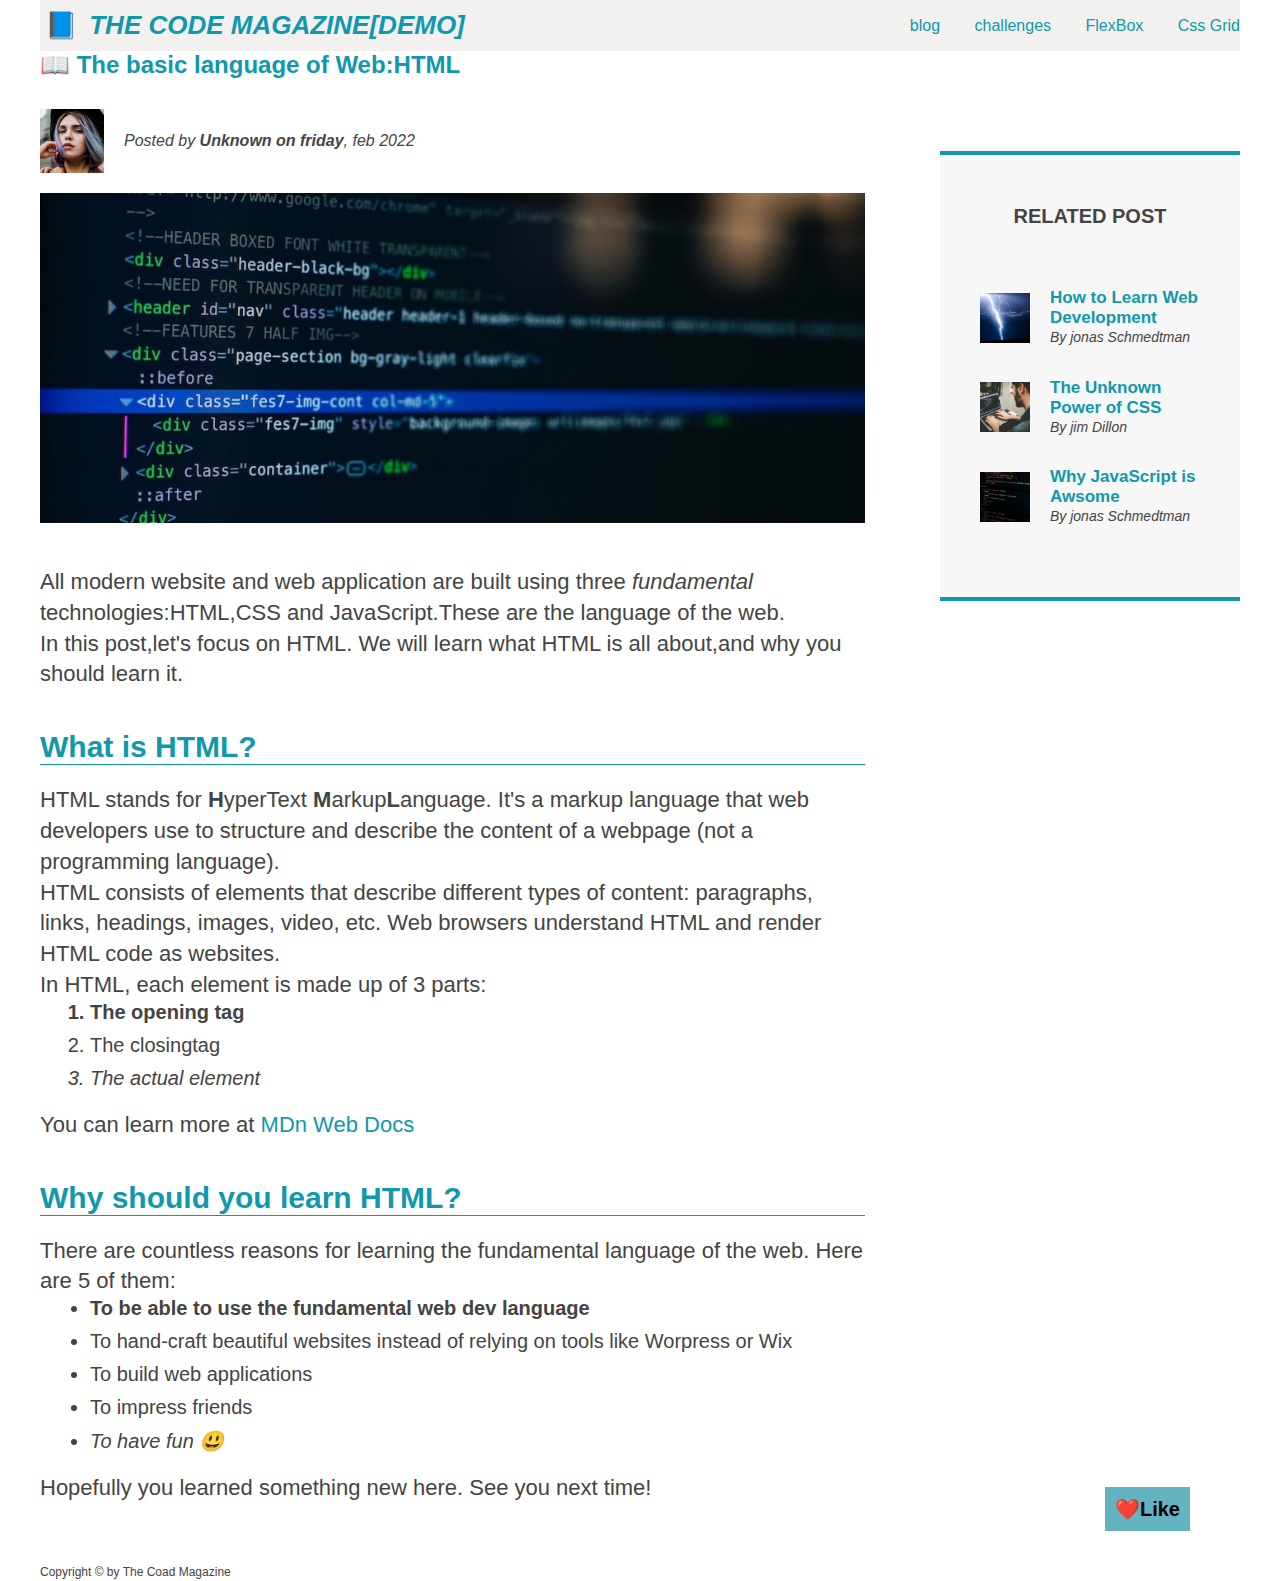
<file: HTML:CSS-Fundamentals/index.html>
<!DOCTYPE html>
<html lang="en">
  <head>
    <meta charset="UTF-8" />
    <meta http-equiv="X-UA-Compatible" content="IE=edge" />
    <meta name="viewport" content="width=device-width, initial-scale=1.0" />
    <link rel="stylesheet" href="style.css" />
    <title>The basic language of Web:HTML</title>
  </head>
  <body>
    <div class="container">
      <header class="top">
        <h1 class="main-heading">📘 The Code Magazine[DEMO]</h1>
        <nav class="nav">
          <a href="#">blog</a>
          <a href="#">challenges</a>
          <a href="flexbox.html">FlexBox</a>
          <a href="css-grid.html">Css Grid</a>
        </nav>
      </header>
      <!-- <div class="clear"></div> -->
      <!-- <div class="row"> -->
      <article>
        <header class="post-header">
          <h2>📖 The basic language of Web:HTML</h2>
          <div class="author-img">
            <img
              src="img/laura-jones.jpg"
              alt="Laura Jones"
              width="64"
              height="64"
            />
            <p id="author" class="author">
              Posted by <strong>Unknown on friday</strong>, feb 2022
            </p>
          </div>
          <img
            class="post-image"
            src="img/post-img.jpg"
            alt="HTML code on a screen"
            width="480"
            height="200"
          /><br />
        </header>
        <p>
          All modern website and web application are built using three
          <em>fundamental</em>
          technologies:HTML,CSS and JavaScript.These are the language of the
          web.
        </p>
        <p>
          In this post,let's focus on HTML. We will learn what HTML is all
          about,and why you should learn it.
        </p>

        <h3 class="underline">What is HTML?</h3>
        <p>
          HTML stands for <strong>H</strong>yperText
          <strong>M</strong>arkup<strong>L</strong>anguage. It's a markup
          language that web developers use to structure and describe the content
          of a webpage (not a programming language).
        </p>
        <p>
          HTML consists of elements that describe different types of content:
          paragraphs, links, headings, images, video, etc. Web browsers
          understand HTML and render HTML code as websites.
        </p>
        <p>In HTML, each element is made up of 3 parts:</p>
        <ol>
          <li>The opening tag</li>
          <li>The closingtag</li>
          <li>The actual element</li>
        </ol>
        <p>
          You can learn more at
          <a href="#" target="_blank">MDn Web Docs </a>
        </p>

        <h3 class="underline">Why should you learn HTML?</h3>
        <p>
          There are countless reasons for learning the fundamental language of
          the web. Here are 5 of them:
        </p>
        <ul>
          <li>To be able to use the fundamental web dev language</li>
          <li>
            To hand-craft beautiful websites instead of relying on tools like
            Worpress or Wix
          </li>
          <li>To build web applications</li>
          <li>To impress friends</li>
          <li>To have fun 😃</li>
        </ul>
        <p>Hopefully you learned something new here. See you next time!</p>
      </article>
      <aside>
        <h4>Related Post</h4>
        <ul class="related">
          <li class="related-post">
            <img
              src="img/related-2.jpg"
              alt="The unknown power of css"
              width="50"
              height="50"
            />
            <div>
              <a
                href="https://web.dev/learn/?gclid=Cj0KCQiAjJOQBhCkARIsAEKMtO0Uzg5mnZcQ8bSx3qxa5-OdeiTEBnKK2V-u9lKCC6jkV2AsSuI_8PgaAkgUEALw_wcB"
                class="related-link"
                target="_blank"
                >How to Learn Web Development</a
              >
              <p class="related-author">By jonas Schmedtman</p>
            </div>
          </li>
          <li class="related-post">
            <img
              src="img/related-1.jpg"
              alt="how to learn web developmert"
              width="50"
              height="50"
            />
            <div>
              <a
                href="https://www.w3schools.com/css/"
                target="_blank"
                class="related-link"
                >The Unknown Power of CSS</a
              >

              <p class="related-author">By jim Dillon</p>
            </div>
          </li>
          <li class="related-post">
            <img
              src="img/related-3.jpg"
              alt="Why JavaScript is so important"
              width="50"
              height="50"
            />
            <div>
              <a
                href="https://www.w3schools.com/js/"
                target="_blank"
                class="related-link"
                >Why JavaScript is Awsome</a
              >

              <p class="related-author">By jonas Schmedtman</p>
            </div>
          </li>
        </ul>
      </aside>
      <!-- </div> -->
      <footer>
        <p id="copyright">Copyright &copy; by The Coad Magazine</p>
      </footer>
      <button class="like">❤️Like</button>
    </div>
  </body>
</html>
</file>
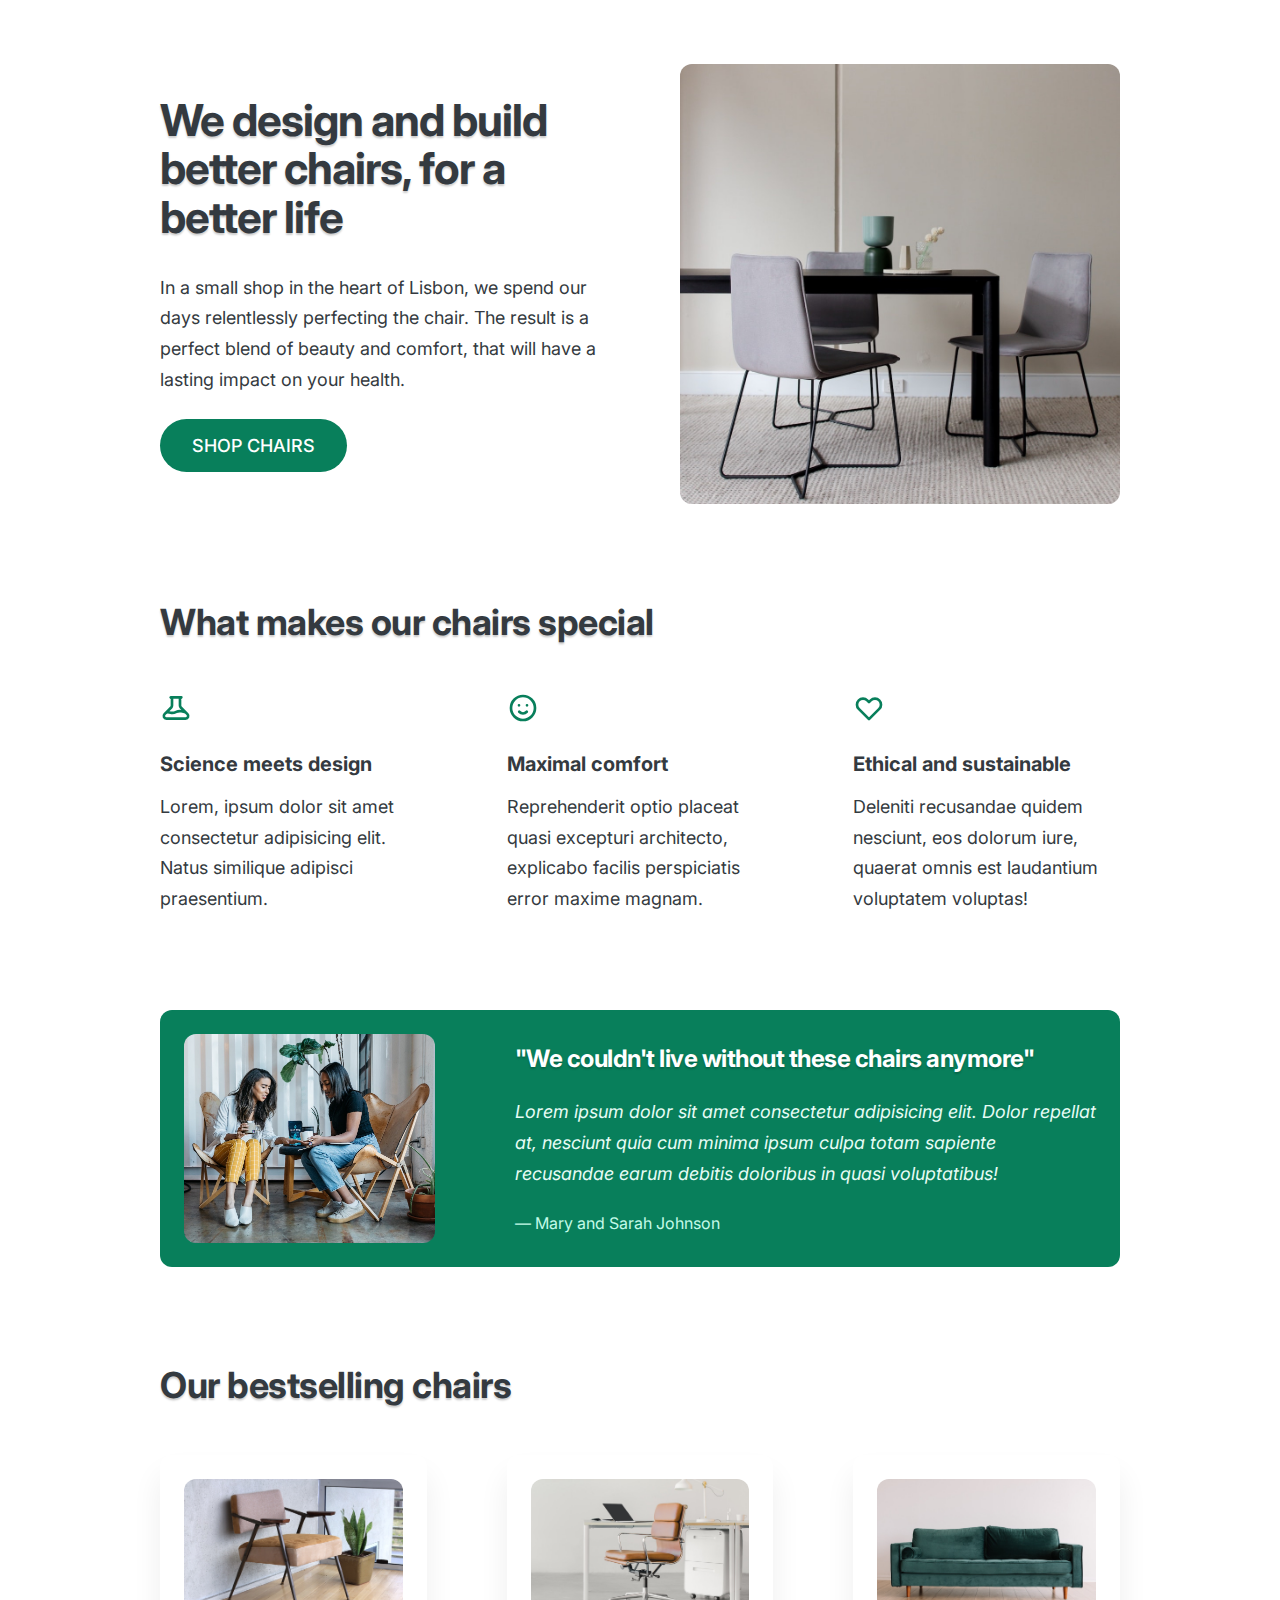
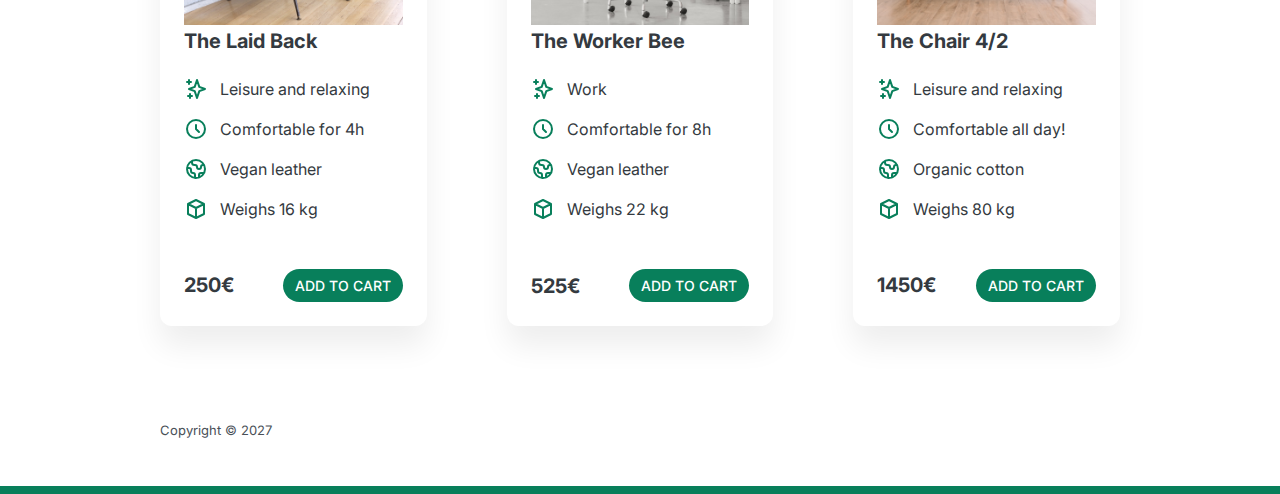
<file: HTML:CSS-Fundamentals/Design/index.html>
<!DOCTYPE html>
<html lang="en">
  <head>
    <meta charset="UTF-8" />
    <meta http-equiv="X-UA-Compatible" content="IE=edge" />
    <meta name="viewport" content="width=device-width, initial-scale=1.0" />
    <link rel="preconnect" href="https://fonts.googleapis.com" />
    <link rel="preconnect" href="https://fonts.gstatic.com" crossorigin />
    <link
      href="https://fonts.googleapis.com/css2?family=Inter:wght@400;500;700&display=swap"
      rel="stylesheet"
    />
    <link rel="stylesheet" href="style.css" />
    <title>Lisbon Chair Shop</title>
  </head>
  <body>
    <div class="container">
      <header>
        <div class="header-text-box">
          <h1>We design and build better chairs, for a better life</h1>
          <p class="header-text">
            In a small shop in the heart of Lisbon, we spend our days
            relentlessly perfecting the chair. The result is a perfect blend of
            beauty and comfort, that will have a lasting impact on your health.
          </p>
          <a class="btn btn--big" href="#">Shop chairs</a>
        </div>
        <img src="hero.jpg" alt="Photo" />
      </header>

      <section>
        <h2>What makes our chairs special</h2>
        <div class="grid-3-cols">
          <div>
            <svg
              xmlns="http://www.w3.org/2000/svg"
              class="features-icon"
              fill="none"
              viewBox="0 0 24 24"
              stroke="currentColor"
            >
              <path
                stroke-linecap="round"
                stroke-linejoin="round"
                stroke-width="2"
                d="M19.428 15.428a2 2 0 00-1.022-.547l-2.387-.477a6 6 0 00-3.86.517l-.318.158a6 6 0 01-3.86.517L6.05 15.21a2 2 0 00-1.806.547M8 4h8l-1 1v5.172a2 2 0 00.586 1.414l5 5c1.26 1.26.367 3.414-1.415 3.414H4.828c-1.782 0-2.674-2.154-1.414-3.414l5-5A2 2 0 009 10.172V5L8 4z"
              />
            </svg>
            <p class="features-title"><strong>Science meets design</strong></p>
            <p class="features-text">
              Lorem, ipsum dolor sit amet consectetur adipisicing elit. Natus
              similique adipisci praesentium.
            </p>
          </div>

          <div>
            <svg
              xmlns="http://www.w3.org/2000/svg"
              class="features-icon"
              fill="none"
              viewBox="0 0 24 24"
              stroke="currentColor"
            >
              <path
                stroke-linecap="round"
                stroke-linejoin="round"
                stroke-width="2"
                d="M14.828 14.828a4 4 0 01-5.656 0M9 10h.01M15 10h.01M21 12a9 9 0 11-18 0 9 9 0 0118 0z"
              />
            </svg>
            <p class="features-title">
              <strong>Maximal comfort</strong>
            </p>
            <p class="features-text">
              Reprehenderit optio placeat quasi excepturi architecto, explicabo
              facilis perspiciatis error maxime magnam.
            </p>
          </div>

          <div>
            <svg
              xmlns="http://www.w3.org/2000/svg"
              class="features-icon"
              fill="none"
              viewBox="0 0 24 24"
              stroke="currentColor"
            >
              <path
                stroke-linecap="round"
                stroke-linejoin="round"
                stroke-width="2"
                d="M4.318 6.318a4.5 4.5 0 000 6.364L12 20.364l7.682-7.682a4.5 4.5 0 00-6.364-6.364L12 7.636l-1.318-1.318a4.5 4.5 0 00-6.364 0z"
              />
            </svg>
            <p class="features-title">
              <strong>Ethical and sustainable</strong>
            </p>
            <p class="features-text">
              Deleniti recusandae quidem nesciunt, eos dolorum iure, quaerat
              omnis est laudantium voluptatem voluptas!
            </p>
          </div>
        </div>
      </section>

      <section class="testimonial-section">
        <div class="grid-3-cols">
          <img src="customers.jpg" alt="People sitting on chairs" />
          <div class="testimonial-box">
            <h2>"We couldn't live without these chairs anymore"</h2>
            <blockquote class="testimonial-text">
              Lorem ipsum dolor sit amet consectetur adipisicing elit. Dolor
              repellat at, nesciunt quia cum minima ipsum culpa totam sapiente
              recusandae earum debitis doloribus in quasi voluptatibus!
            </blockquote>
            <p class="testimonial-author">&mdash; Mary and Sarah Johnson</p>
          </div>
        </div>
      </section>

      <section>
        <h2>Our bestselling chairs</h2>
        <div class="grid-3-cols">
          <figure class="chair">
            <img src="chair-1.jpg" alt="Chair" />
            <div class="chair-box">
              <h3>The Laid Back</h3>
              <ul class="chair-details">
                <li>
                  <svg
                    xmlns="http://www.w3.org/2000/svg"
                    class="chair-icon"
                    fill="none"
                    viewBox="0 0 24 24"
                    stroke="currentColor"
                  >
                    <path
                      stroke-linecap="round"
                      stroke-linejoin="round"
                      stroke-width="2"
                      d="M5 3v4M3 5h4M6 17v4m-2-2h4m5-16l2.286 6.857L21 12l-5.714 2.143L13 21l-2.286-6.857L5 12l5.714-2.143L13 3z"
                    />
                  </svg>
                  <!-- Span is a generic INLINE text element, it doesn't have any meaning. It's like a div element, but inline -->
                  <span>Leisure and relaxing</span>
                </li>
                <li>
                  <svg
                    xmlns="http://www.w3.org/2000/svg"
                    class="chair-icon"
                    fill="none"
                    viewBox="0 0 24 24"
                    stroke="currentColor"
                  >
                    <path
                      stroke-linecap="round"
                      stroke-linejoin="round"
                      stroke-width="2"
                      d="M12 8v4l3 3m6-3a9 9 0 11-18 0 9 9 0 0118 0z"
                    />
                  </svg>
                  <span>Comfortable for 4h</span>
                </li>
                <li>
                  <svg
                    xmlns="http://www.w3.org/2000/svg"
                    class="chair-icon"
                    fill="none"
                    viewBox="0 0 24 24"
                    stroke="currentColor"
                  >
                    <path
                      stroke-linecap="round"
                      stroke-linejoin="round"
                      stroke-width="2"
                      d="M3.055 11H5a2 2 0 012 2v1a2 2 0 002 2 2 2 0 012 2v2.945M8 3.935V5.5A2.5 2.5 0 0010.5 8h.5a2 2 0 012 2 2 2 0 104 0 2 2 0 012-2h1.064M15 20.488V18a2 2 0 012-2h3.064M21 12a9 9 0 11-18 0 9 9 0 0118 0z"
                    />
                  </svg>
                  <span>Vegan leather</span>
                </li>
                <li>
                  <svg
                    xmlns="http://www.w3.org/2000/svg"
                    class="chair-icon"
                    fill="none"
                    viewBox="0 0 24 24"
                    stroke="currentColor"
                  >
                    <path
                      stroke-linecap="round"
                      stroke-linejoin="round"
                      stroke-width="2"
                      d="M20 7l-8-4-8 4m16 0l-8 4m8-4v10l-8 4m0-10L4 7m8 4v10M4 7v10l8 4"
                    />
                  </svg>
                  <span>Weighs 16 kg</span>
                </li>
              </ul>
              <div class="chair-price">
                <strong>250€</strong>
                <a href="#" class="btn btn--small">Add to cart</a>
              </div>
            </div>
          </figure>

          <figure class="chair">
            <img src="chair-2.jpg" alt="Chair" />
            <div class="chair-box">
              <h3>The Worker Bee</h3>
              <ul class="chair-details">
                <li>
                  <svg
                    xmlns="http://www.w3.org/2000/svg"
                    class="chair-icon"
                    fill="none"
                    viewBox="0 0 24 24"
                    stroke="currentColor"
                  >
                    <path
                      stroke-linecap="round"
                      stroke-linejoin="round"
                      stroke-width="2"
                      d="M5 3v4M3 5h4M6 17v4m-2-2h4m5-16l2.286 6.857L21 12l-5.714 2.143L13 21l-2.286-6.857L5 12l5.714-2.143L13 3z"
                    />
                  </svg>
                  <span>Work</span>
                </li>
                <li>
                  <svg
                    xmlns="http://www.w3.org/2000/svg"
                    class="chair-icon"
                    fill="none"
                    viewBox="0 0 24 24"
                    stroke="currentColor"
                  >
                    <path
                      stroke-linecap="round"
                      stroke-linejoin="round"
                      stroke-width="2"
                      d="M12 8v4l3 3m6-3a9 9 0 11-18 0 9 9 0 0118 0z"
                    />
                  </svg>
                  <span>Comfortable for 8h</span>
                </li>
                <li>
                  <svg
                    xmlns="http://www.w3.org/2000/svg"
                    class="chair-icon"
                    fill="none"
                    viewBox="0 0 24 24"
                    stroke="currentColor"
                  >
                    <path
                      stroke-linecap="round"
                      stroke-linejoin="round"
                      stroke-width="2"
                      d="M3.055 11H5a2 2 0 012 2v1a2 2 0 002 2 2 2 0 012 2v2.945M8 3.935V5.5A2.5 2.5 0 0010.5 8h.5a2 2 0 012 2 2 2 0 104 0 2 2 0 012-2h1.064M15 20.488V18a2 2 0 012-2h3.064M21 12a9 9 0 11-18 0 9 9 0 0118 0z"
                    />
                  </svg>
                  <span>Vegan leather</span>
                </li>
                <li>
                  <svg
                    xmlns="http://www.w3.org/2000/svg"
                    class="chair-icon"
                    fill="none"
                    viewBox="0 0 24 24"
                    stroke="currentColor"
                  >
                    <path
                      stroke-linecap="round"
                      stroke-linejoin="round"
                      stroke-width="2"
                      d="M20 7l-8-4-8 4m16 0l-8 4m8-4v10l-8 4m0-10L4 7m8 4v10M4 7v10l8 4"
                    />
                  </svg>
                  <span>Weighs 22 kg</span>
                </li>
              </ul>
              <div class="chair-price">
                <strong>525€</strong>
                <a href="#" class="btn btn--small">Add to cart</a>
              </div>
            </div>
          </figure>

          <figure class="chair">
            <img src="chair-3.jpg" alt="Chair" />
            <div class="chair-box">
              <h3>The Chair 4/2</h3>
              <ul class="chair-details">
                <li>
                  <svg
                    xmlns="http://www.w3.org/2000/svg"
                    class="chair-icon"
                    fill="none"
                    viewBox="0 0 24 24"
                    stroke="currentColor"
                  >
                    <path
                      stroke-linecap="round"
                      stroke-linejoin="round"
                      stroke-width="2"
                      d="M5 3v4M3 5h4M6 17v4m-2-2h4m5-16l2.286 6.857L21 12l-5.714 2.143L13 21l-2.286-6.857L5 12l5.714-2.143L13 3z"
                    />
                  </svg>
                  <span>Leisure and relaxing</span>
                </li>
                <li>
                  <svg
                    xmlns="http://www.w3.org/2000/svg"
                    class="chair-icon"
                    fill="none"
                    viewBox="0 0 24 24"
                    stroke="currentColor"
                  >
                    <path
                      stroke-linecap="round"
                      stroke-linejoin="round"
                      stroke-width="2"
                      d="M12 8v4l3 3m6-3a9 9 0 11-18 0 9 9 0 0118 0z"
                    />
                  </svg>
                  <span>Comfortable all day!</span>
                </li>
                <li>
                  <svg
                    xmlns="http://www.w3.org/2000/svg"
                    class="chair-icon"
                    fill="none"
                    viewBox="0 0 24 24"
                    stroke="currentColor"
                  >
                    <path
                      stroke-linecap="round"
                      stroke-linejoin="round"
                      stroke-width="2"
                      d="M3.055 11H5a2 2 0 012 2v1a2 2 0 002 2 2 2 0 012 2v2.945M8 3.935V5.5A2.5 2.5 0 0010.5 8h.5a2 2 0 012 2 2 2 0 104 0 2 2 0 012-2h1.064M15 20.488V18a2 2 0 012-2h3.064M21 12a9 9 0 11-18 0 9 9 0 0118 0z"
                    />
                  </svg>
                  <span>Organic cotton</span>
                </li>
                <li>
                  <svg
                    xmlns="http://www.w3.org/2000/svg"
                    class="chair-icon"
                    fill="none"
                    viewBox="0 0 24 24"
                    stroke="currentColor"
                  >
                    <path
                      stroke-linecap="round"
                      stroke-linejoin="round"
                      stroke-width="2"
                      d="M20 7l-8-4-8 4m16 0l-8 4m8-4v10l-8 4m0-10L4 7m8 4v10M4 7v10l8 4"
                    />
                  </svg>
                  <span>Weighs 80 kg</span>
                </li>
              </ul>
              <div class="chair-price">
                <strong>1450€</strong>
                <a href="#" class="btn btn--small">Add to cart</a>
              </div>
            </div>
          </figure>
        </div>
      </section>

      <footer>Copyright &copy; 2027</footer>
    </div>
  </body>
</html>
</file>
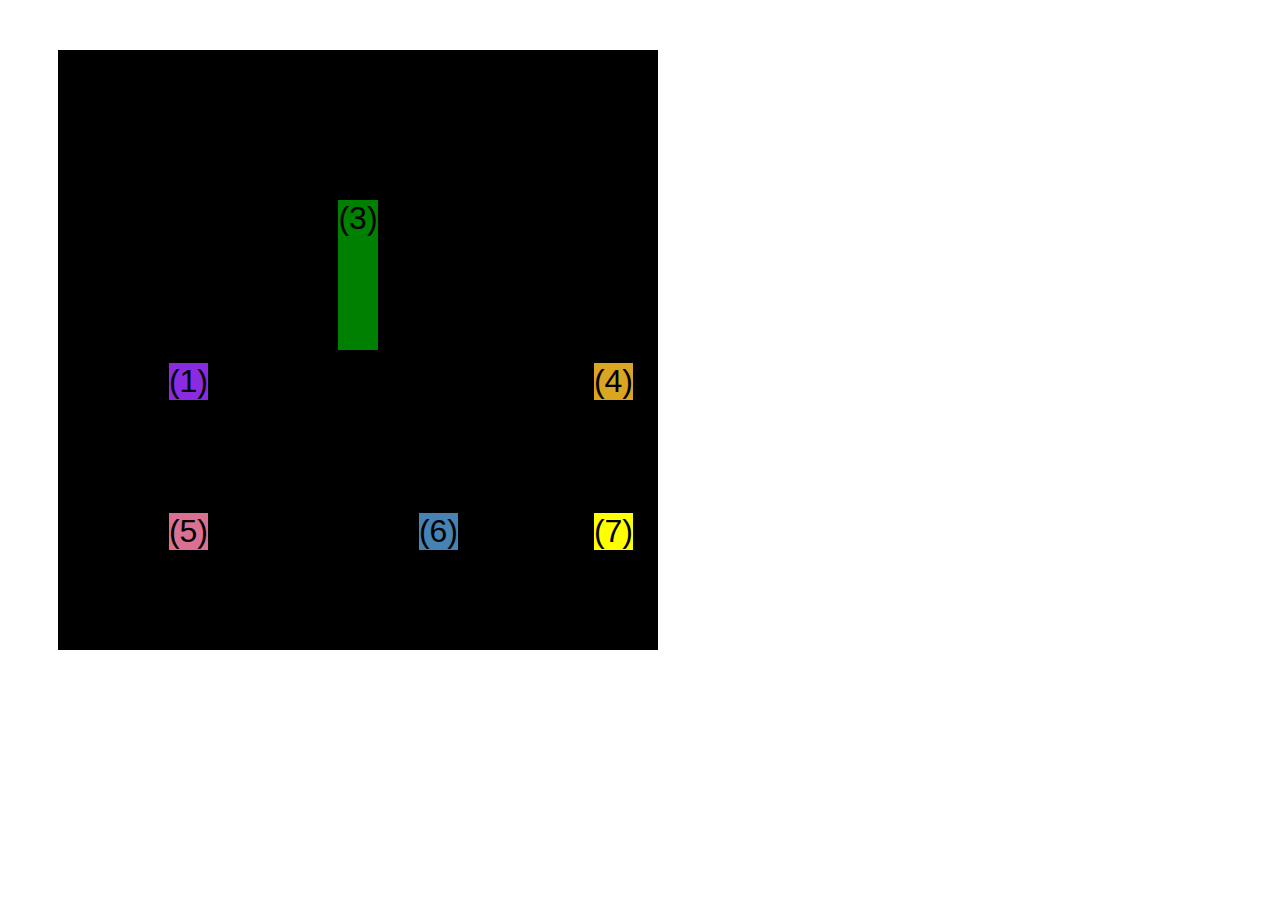
<file: HTML:CSS-Fundamentals/css-grid.html>
<!DOCTYPE html>
<html lang="en">
  <head>
    <meta charset="UTF-8" />
    <meta http-equiv="X-UA-Compatible" content="IE=edge" />
    <meta name="viewport" content="width=device-width, initial-scale=1.0" />
    <title>CSS Grid</title>
    <style>
      .el--1 {
        background-color: blueviolet;
      }
      .el--2 {
        background-color: orangered;
      }
      .el--3 {
        background-color: green;
        height: 150px;
      }
      .el--4 {
        background-color: goldenrod;
      }
      .el--5 {
        background-color: palevioletred;
      }
      .el--6 {
        background-color: steelblue;
      }
      .el--7 {
        background-color: yellow;
      }
      .el--8 {
        background-color: crimson;
      }

      .container--1 {
        /* STARTER */

        font-family: sans-serif;
        background-color: #ddd;
        font-size: 24px;
        margin: 40px;

        /* CSS GRID */
        display: grid;
        /* grid-template-columns: 1fr 1fr 1fr 1fr; */
        grid-template-columns: repeat(4, 1fr);
        grid-template-rows: 1fr 1fr;
        /* height: 500px; */

        row-gap: 40px;
        column-gap: 20px;
      }

      /* .el--8 {
        grid-column: 2/3;
        grid-row: 1/2;
      }
      .el--2 {
        grid-column: 1/span4;
        grid-column: 1/-1;
        grid-row: 2/3;
      }
      .el--6 {
        grid-row: 3/7;
      } */
      .container--1 {
        display: none;
      }

      .container--2 {
        /* STARTER */
        /* display: none; */
        font-family: sans-serif;
        background-color: black;
        font-size: 32px;
        margin: 50px;
        width: 600px;
        height: 600px;

        /* CSS GRID */
        display: grid;
        grid-template-columns: 125px 200px 125px;
        grid-template-rows: 250px 100px;
        gap: 50px;
        /* aligning  tarcks inside container:
        distribute empty space */
        justify-content: center; /* horizontal */
        /* justify-content: space-between; */
        align-content: center; /* vertical */

        /* aligning item inside cell */
        align-items: end;
        justify-items: end;
      }

      .el--3 {
        align-self: center;
        justify-self: center;
      }
    </style>
  </head>
  <body>
    <div class="container--1">
      <div class="el el--1">(1) HTML</div>
      <div class="el el--2">(2) and</div>
      <div class="el el--3">(3) CSS</div>
      <div class="el el--4">(4) are</div>
      <div class="el el--5">(5) amazing</div>
      <div class="el el--6">(6) languages</div>
      <div class="el el--7">(7) to</div>
      <div class="el el--8">(8) learn</div>
    </div>

    <div class="container--2">
      <div class="el el--1">(1)</div>
      <div class="el el--3">(3)</div>
      <div class="el el--4">(4)</div>
      <div class="el el--5">(5)</div>
      <div class="el el--6">(6)</div>
      <div class="el el--7">(7)</div>
    </div>
  </body>
</html>
</file>
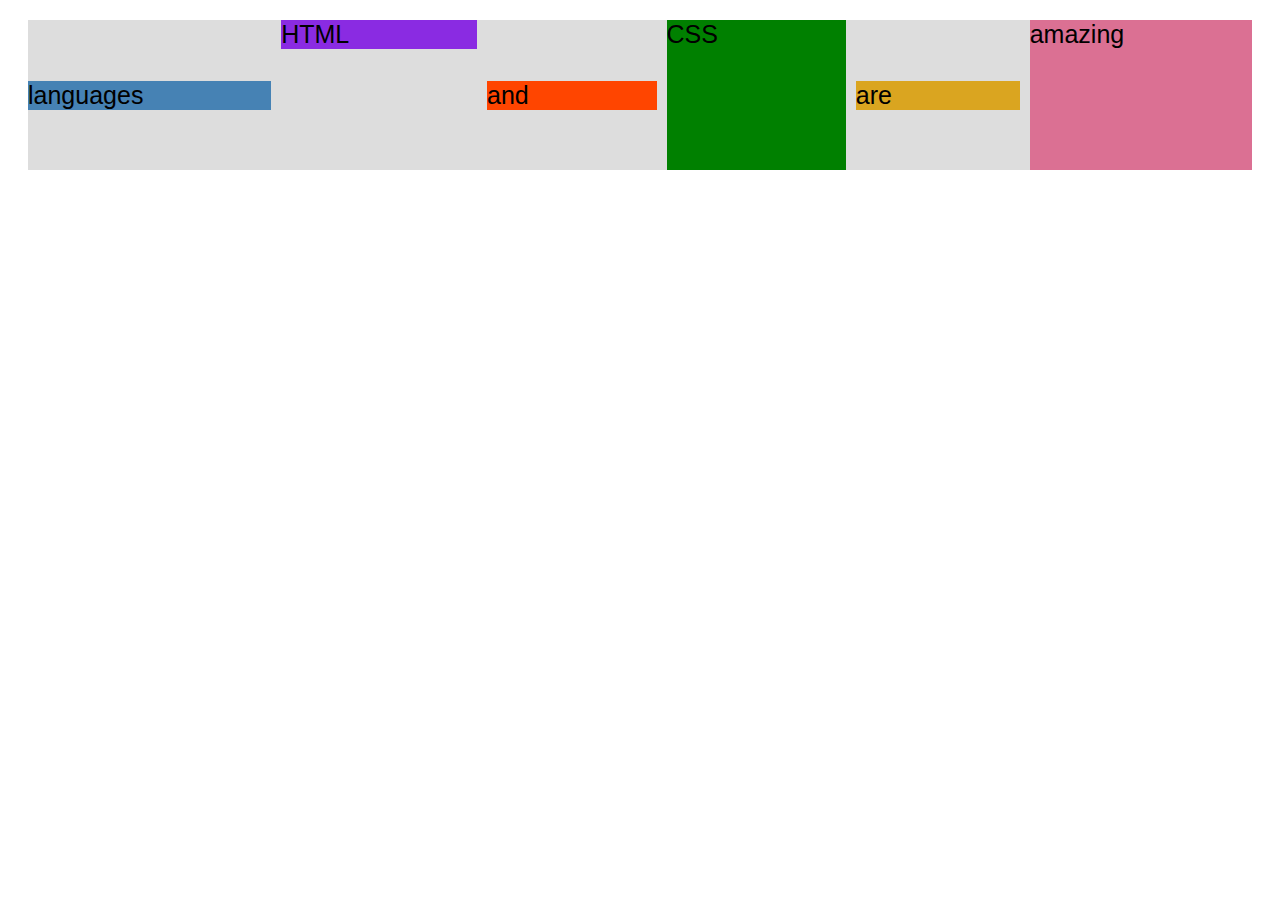
<file: HTML:CSS-Fundamentals/flexbox.html>
<!DOCTYPE html>
<html lang="en">
  <head>
    <meta charset="UTF-8" />
    <meta http-equiv="X-UA-Compatible" content="IE=edge" />
    <meta name="viewport" content="width=device-width, initial-scale=1.0" />
    <title>Flexbox</title>
    <style>
      .el--1 {
        background-color: blueviolet;
      }
      .el--2 {
        background-color: orangered;
      }
      .el--3 {
        background-color: green;
        height: 150px;
      }
      .el--4 {
        background-color: goldenrod;
      }
      .el--5 {
        background-color: palevioletred;
      }
      .el--6 {
        background-color: steelblue;
      }
      .el--7 {
        background-color: yellow;
      }
      .el--8 {
        background-color: crimson;
      }
     
      .container {
        /* STARTER */
        font-family: sans-serif;
        background-color: #ddd;
        font-size: 25px;
        margin: 20px;
        
        /* width: 680px; */

        /* FLEXBOX */
        display: flex;
        align-items: center;
        justify-content: flex-start;
        gap: 10px;
      }
    .el{
      /* flex-grow: 0;
      flex-shrink: 1;
      flex-basis: auto; */

      /* flex-basis: 100px; */
      flex-grow: 1;

    }

      .el--1{
        align-self: flex-start;
        /* order: 2; */
        /* flex-grow: 2; */
      }
      .el--5{
        align-self: stretch;
        order: 1;
      }
      .el--6{
        order: -1;
      }
    </style>
  </head>
  <body>
    <div class="container">
      <div class="el el--1">HTML</div>
      <div class="el el--2">and</div>
      <div class="el el--3">CSS</div>
      <div class="el el--4">are</div>
      <div class="el el--5">amazing</div>
      <div class="el el--6">languages</div>
      <!-- <div class="el el--7">to</div>
      <div class="el el--8">learn</div> -->
    </div>
  </body>
</html>
</file>
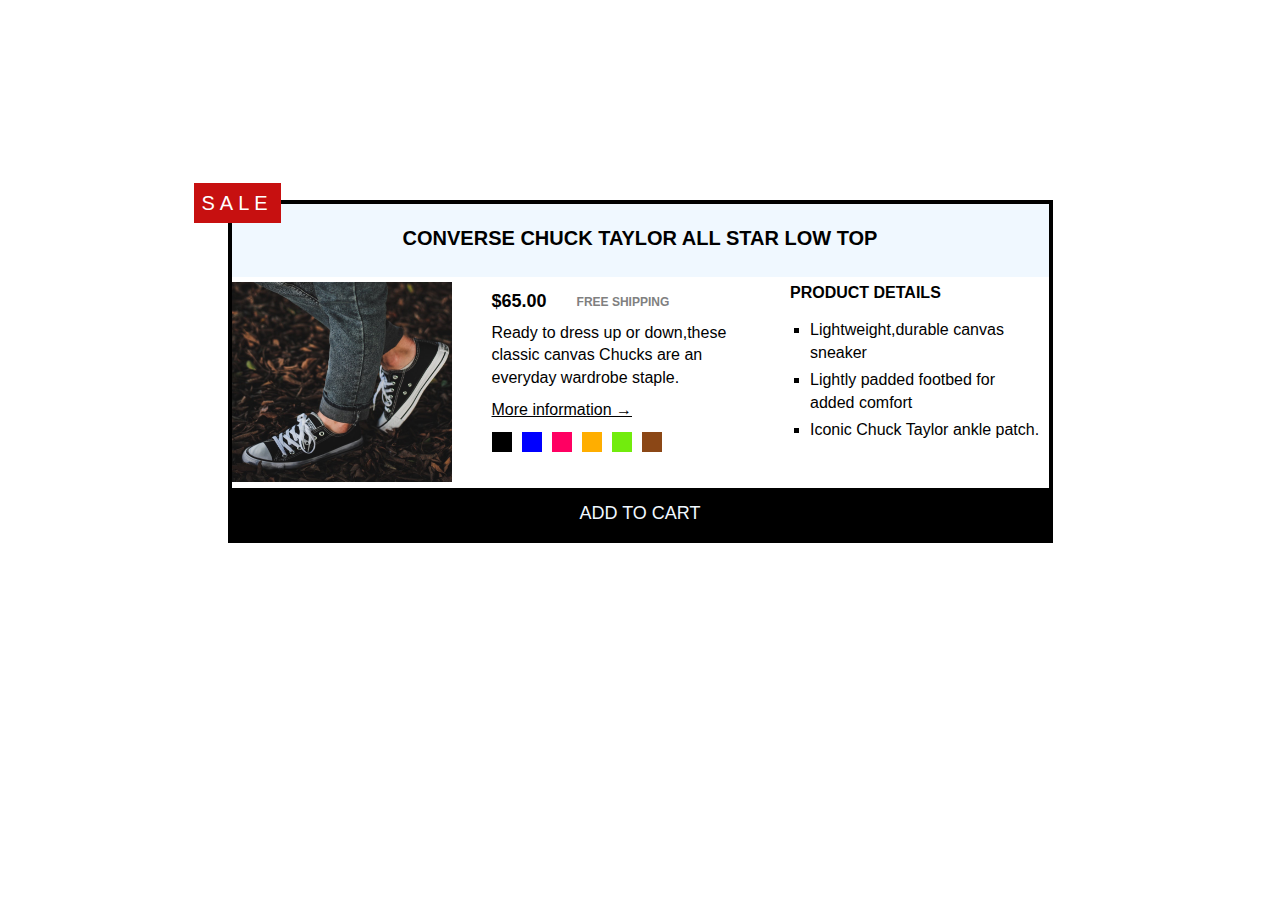
<file: HTML:CSS-Fundamentals/shoes_page.html>
<!DOCTYPE html>
<html lang="en">
  <head>
    <meta charset="UTF-8" />
    <meta http-equiv="X-UA-Compatible" content="IE=edge" />
    <meta name="viewport" content="width=device-width, initial-scale=1.0" />
    <link rel="stylesheet" href="shoes_style.css" />
    <title>Converse Chuck Taylor</title>
  </head>
  <body class="body">
    <div class="container">
      <article class="article">
        <div class="title">
          <p class="sale">SALE</p>
          <h2 class="title">Converse Chuck Taylor All Star Low Top</h2>
        </div>
        <!-- <div class="row"> -->
        <div class="img">
          <img
            src="img/challenges.jpg"
            alt="converse shoes"
            width="220"
            height="200"
            class="shoes-image"
          />
        </div>
        <div class="product-info">
          <div class="product-price">
            <h3 class="price">$65.00</h3>
            <p class="style">Free shipping</p>
          </div>

          <p class="product-description">
            Ready to dress up or down,these classic canvas Chucks are an
            everyday wardrobe staple. <br />
          </p>
          <div class="information">
            <a href="#" target="_blank" class="link">
              More information &rarr;</a
            >
          </div>

          <div class="color-box">
            <div class="color-box1"></div>
            <div class="color-box2"></div>
            <div class="color-box3"></div>
            <div class="color-box4"></div>
            <div class="color-box5"></div>
            <div class="color-box6"></div>
          </div>
        </div>

        <dic class="product-details">
          <h4 class="list-tittle">Product details</h4>
          <ul class="list">
            <li>Lightweight,durable canvas sneaker</li>
            <li>Lightly padded footbed for added comfort</li>
            <li>Iconic Chuck Taylor ankle patch.</li>
          </ul>
        </dic>
        <!-- </div> -->
        <button class="button">Add to Cart</button>
      </article>
    </div>
  </body>
</html>
</file>
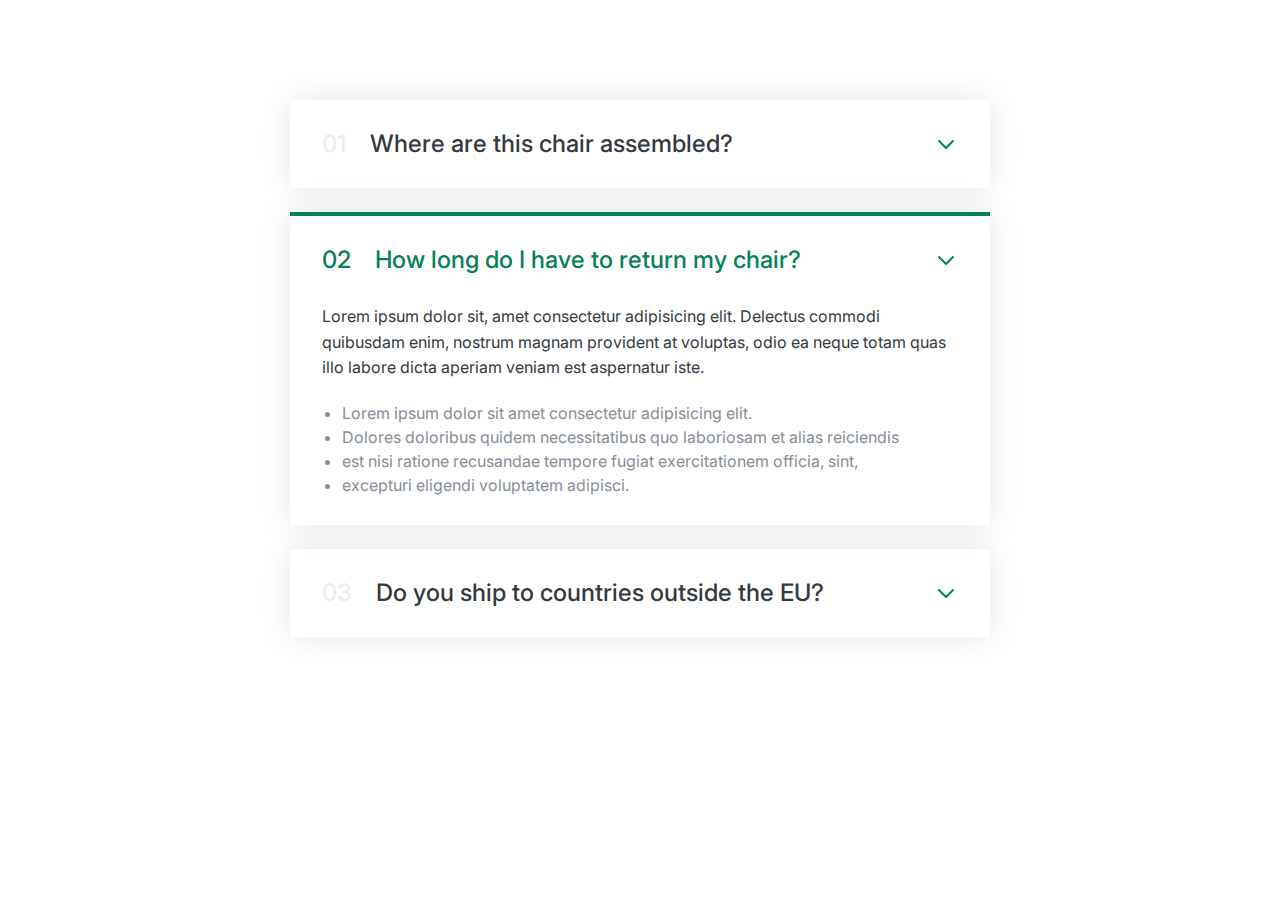
<file: HTML:CSS-Fundamentals/06-Components/accordion.html>
<!DOCTYPE html>
<html lang="en">
  <head>
    <meta charset="UTF-8" />
    <meta http-equiv="X-UA-Compatible" content="IE=edge" />
    <meta name="viewport" content="width=device-width, initial-scale=1.0" />
    <link
      href="https://fonts.googleapis.com/css2?family=Inter:wght@400;500;700&display=swap"
      rel="stylesheet"
    />
    <title>Accordion Component</title>
    <style>
      /*
      SPACING SYSTEM (px)
      2 / 4 / 8 / 12 / 16 / 24 / 32 / 48 / 64 / 80 / 96 / 128

      FONT SIZE SYSTEM (px)
      10 / 12 / 14 / 16 / 18 / 20 / 24 / 30 / 36 / 44 / 52 / 62 / 74 / 86 / 98
      */

      /* MAIN COLOR: #087f5b
      GREY COLOR:#343a40
      */

      * {
        margin: 0;
        padding: 0;
        box-sizing: border-box;
      }

      body {
        font-family: Inter, sans-serif;
        color: #343a40;
        line-height: 1;
      }
      .accordion {
        width: 700px;
        margin: 100px auto;
        display: flex;
        flex-direction: column;
        gap: 24px;
      }

      .item {
        box-shadow: 0 0 32px rgba(0, 0, 0, 0.1);
        padding: 32px;
        display: grid;
        grid-template-columns: auto 1fr auto;
        row-gap: 32px;
        column-gap: 24px;
        align-items: center;
        /* border-top: 4px solid #087f5b; */
      }
      .number,
      .text {
        font-size: 24px;
        font-weight: 500;
        /* color: #087f5b; */
      }
      .number {
        color: #e9ecef;
      }
      .icon {
        width: 24px;
        height: 24px;
        stroke: #087f5b;
      }

      .hidden-box {
        grid-column: 1/-1;
        display: none;
      }
      .hidden-box p {
        line-height: 1.6;
        margin-bottom: 24px;
      }
      .hidden-box ul {
        color: #868e96;
        margin-left: 20px;
        display: flex;
        flex-direction: column;
        gap: 8px;
      }
      .open {
        border-top: solid 4px #087f5b;
      }
      .open .hidden-box {
        display: block;
      }
      .open .number,
      .open .text {
        color: #087f5b;
      }
    </style>
  </head>
  <body>
    <div class="accordion">
      <div class="item">
        <p class="number">01</p>
        <p class="text">Where are this chair assembled?</p>
        <svg
          xmlns="http://www.w3.org/2000/svg"
          class="icon"
          fill="none"
          viewBox="0 0 24 24"
          stroke="currentColor"
        >
          <path
            stroke-linecap="round"
            stroke-linejoin="round"
            stroke-width="2"
            d="M19 9l-7 7-7-7"
          />
        </svg>

        <div class="hidden-box">
          <p>
            Lorem ipsum dolor sit, amet consectetur adipisicing elit. Delectus
            commodi quibusdam enim, nostrum magnam provident at voluptas, odio
            ea neque totam quas illo labore dicta aperiam veniam est aspernatur
            iste.
          </p>
          <ul>
            <li>Lorem ipsum dolor sit amet consectetur adipisicing elit.</li>
            <li>
              Dolores doloribus quidem necessitatibus quo laboriosam et alias
              reiciendis
            </li>
            <li>
              est nisi ratione recusandae tempore fugiat exercitationem officia,
              sint,
            </li>
            <li>excepturi eligendi voluptatem adipisci.</li>
          </ul>
        </div>
      </div>

      <div class="item open">
        <p class="number">02</p>
        <p class="text">How long do I have to return my chair?</p>
        <svg
          xmlns="http://www.w3.org/2000/svg"
          class="icon"
          fill="none"
          viewBox="0 0 24 24"
          stroke="currentColor"
        >
          <path
            stroke-linecap="round"
            stroke-linejoin="round"
            stroke-width="2"
            d="M19 9l-7 7-7-7"
          />
        </svg>

        <div class="hidden-box">
          <p>
            Lorem ipsum dolor sit, amet consectetur adipisicing elit. Delectus
            commodi quibusdam enim, nostrum magnam provident at voluptas, odio
            ea neque totam quas illo labore dicta aperiam veniam est aspernatur
            iste.
          </p>
          <ul>
            <li>Lorem ipsum dolor sit amet consectetur adipisicing elit.</li>
            <li>
              Dolores doloribus quidem necessitatibus quo laboriosam et alias
              reiciendis
            </li>
            <li>
              est nisi ratione recusandae tempore fugiat exercitationem officia,
              sint,
            </li>
            <li>excepturi eligendi voluptatem adipisci.</li>
          </ul>
        </div>
      </div>

      <div class="item">
        <p class="number">03</p>
        <p class="text">Do you ship to countries outside the EU?</p>
        <svg
          xmlns="http://www.w3.org/2000/svg"
          class="icon"
          fill="none"
          viewBox="0 0 24 24"
          stroke="currentColor"
        >
          <path
            stroke-linecap="round"
            stroke-linejoin="round"
            stroke-width="2"
            d="M19 9l-7 7-7-7"
          />
        </svg>

        <div class="hidden-box">
          <p>
            Lorem ipsum dolor sit, amet consectetur adipisicing elit. Delectus
            commodi quibusdam enim, nostrum magnam provident at voluptas, odio
            ea neque totam quas illo labore dicta aperiam veniam est aspernatur
            iste.
          </p>
          <ul>
            <li>Lorem ipsum dolor sit amet consectetur adipisicing elit.</li>
            <li>
              Dolores doloribus quidem necessitatibus quo laboriosam et alias
              reiciendis
            </li>
            <li>
              est nisi ratione recusandae tempore fugiat exercitationem officia,
              sint,
            </li>
            <li>excepturi eligendi voluptatem adipisci.</li>
          </ul>
        </div>
      </div>
    </div>
  </body>
</html>
</file>
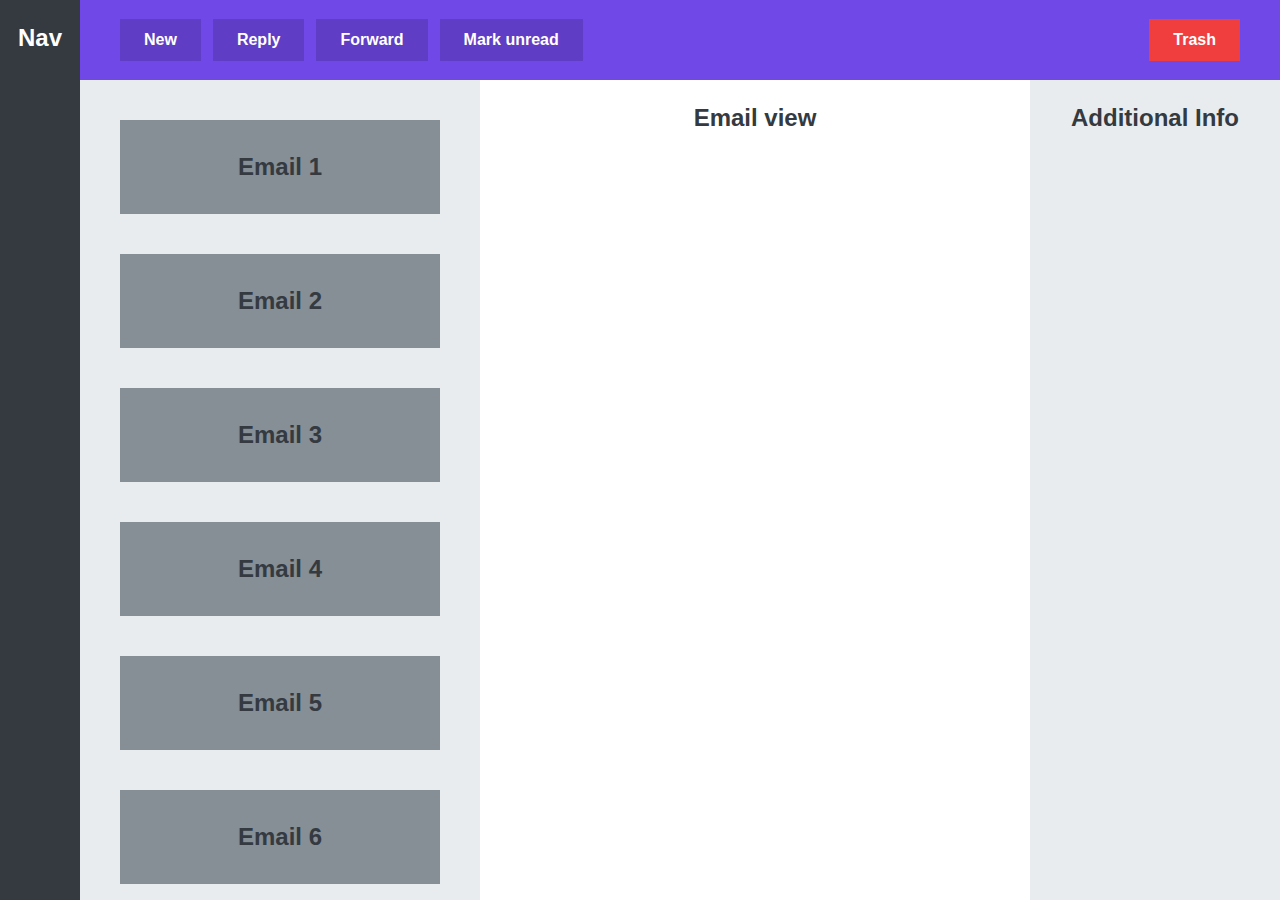
<file: HTML:CSS-Fundamentals/06-Components/app-layout.html>
<!DOCTYPE html>
<html lang="en">
  <head>
    <meta charset="UTF-8" />
    <meta http-equiv="X-UA-Compatible" content="IE=edge" />
    <meta name="viewport" content="width=device-width, initial-scale=1.0" />
    <title>app-lauoyt component</title>
    <style>
      * {
        margin: 0;
        padding: 0;
        box-sizing: border-box;
      }
      body {
        font-family: sans-serif;
        color: #343a40;
        font-size: 24px;
        height: 100vh;
        display: grid;
        grid-template-columns: 80px 400px 1fr 250px;
        grid-template-rows: 80px 1fr;
        text-align: center;
        font-weight: bold;
      }
      nav {
        background-color: #343a40;
        color: #fff;
        grid-row: 1/-1;
        padding-top: 24px;
      }
      menu {
        background-color: #7048e8;
        color: #fff;
        grid-column: 2/-1;

        display: flex;
        align-items: center;
        gap: 12px;
        padding: 0 40px;
      }
      section {
        background-color: #e9ecef;
        padding-top: 24px;
        padding: 40px;
        display: flex;
        flex-direction: column;
        gap: 40px;
        overflow: scroll;
      }
      aside {
        background-color: #e9ecef;
        padding-top: 24px;
      }
      main {
        padding-top: 24px;
      }
      button {
        background-color: #5f3dc4;
        border: none;
        font-size: 16px;
        color: #fff;
        padding: 12px 24px;
        font-weight: bold;
        display: inline-block;
      }
      button:last-child {
        background-color: #f03e3e;
        margin-left: auto;
      }
      .email {
        background-color: #868e96;

        height: 94px;
        display: flex;
        align-items: center;
        justify-content: center;
        flex-shrink: 0;
      }
    </style>
  </head>
  <body>
    <nav>Nav</nav>
    <menu>
      <button>New</button>
      <button>Reply</button>
      <button>Forward</button>
      <button>Mark unread</button>
      <button>Trash</button>
    </menu>
    <section>
      <div class="email">Email 1</div>
      <div class="email">Email 2</div>
      <div class="email">Email 3</div>
      <div class="email">Email 4</div>
      <div class="email">Email 5</div>
      <div class="email">Email 6</div>
      <div class="email">Email 7</div>
      <div class="email">Email 8</div>
      <div class="email">Email 9</div>
      <div class="email">Email 10</div>
    </section>
    <main>Email view</main>
    <aside>Additional Info</aside>
  </body>
</html>
</file>
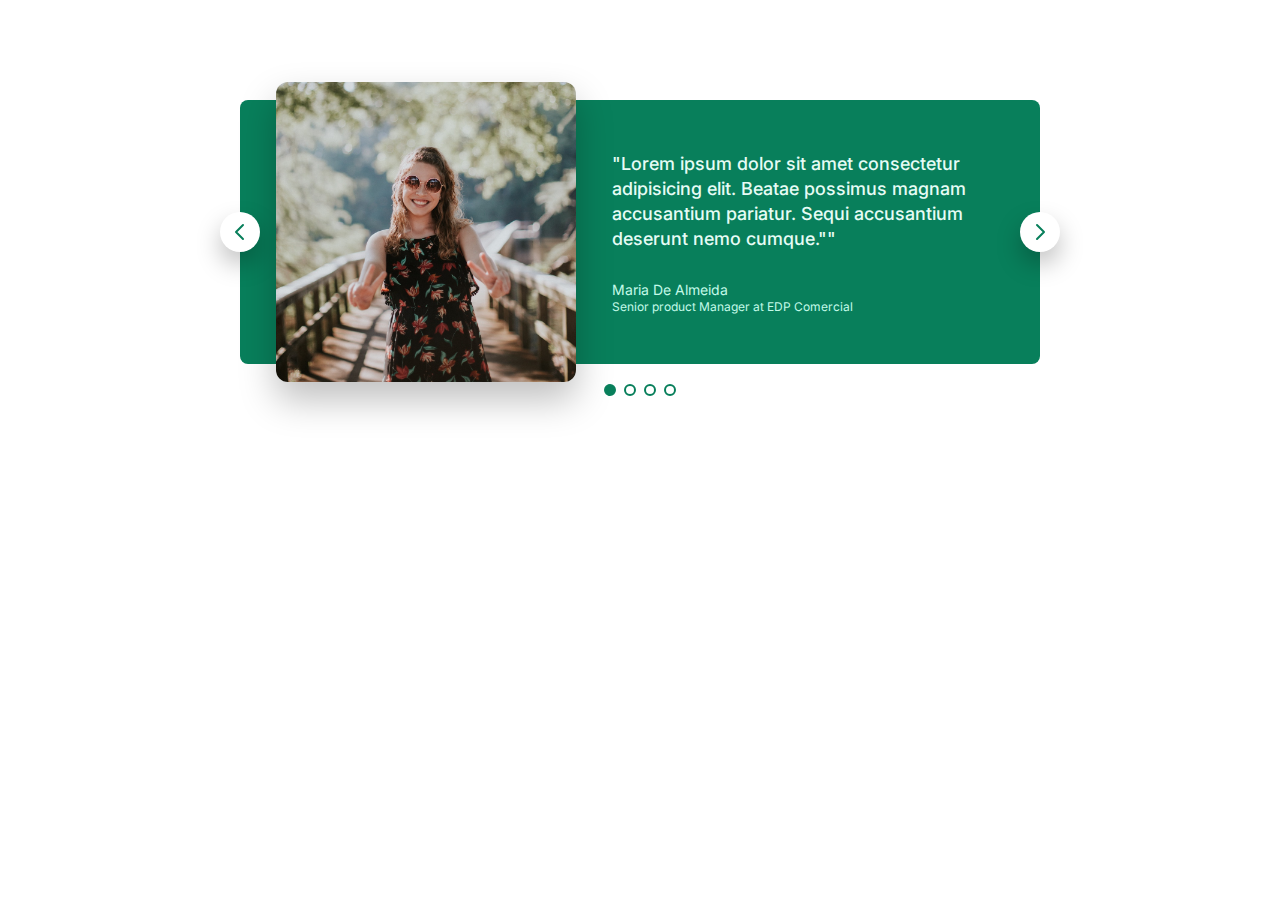
<file: HTML:CSS-Fundamentals/06-Components/carousel.html>
<!DOCTYPE html>
<html lang="en">
  <head>
    <meta charset="UTF-8" />
    <meta http-equiv="X-UA-Compatible" content="IE=edge" />
    <meta name="viewport" content="width=device-width, initial-scale=1.0" />
    <link
      href="https://fonts.googleapis.com/css2?family=Inter:wght@400;500;700&display=swap"
      rel="stylesheet"
    />
    <title>Carousel Component</title>
    <style>
      /*
            SPACING SYSTEM (px)
            2 / 4 / 8 / 12 / 16 / 24 / 32 / 48 / 64 / 80 / 96 / 128

            FONT SIZE SYSTEM (px)
            10 / 12 / 14 / 16 / 18 / 20 / 24 / 30 / 36 / 44 / 52 / 62 / 74 / 86 / 98
            */

      /* MAIN COLOR: #087f5b
            GREY COLOR:#343a40
            */

      * {
        margin: 0;
        padding: 0;
        box-sizing: border-box;
      }

      body {
        font-family: Inter, sans-serif;
        color: #343a40;
        line-height: 1;
      }
      img {
        height: 200px;
        width: auto;
        border-radius: 8px;
        transform: scale(1.5);
        box-shadow: 0 12px 24px rgba(0, 0, 0, 0.25);
      }
      .carousel {
        width: 800px;
        margin: 100px auto;
        background-color: #087f5b;
        border-radius: 8px;
        padding: 32px;
        padding-left: 86px;
        padding-right: 48px;
        display: flex;
        align-items: center;
        gap: 86px;
        position: relative;
      }

      .testimonial-text {
        font-size: 18px;
        font-weight: 500;
        line-height: 1.4;
        margin-bottom: 32px;
        color: #e6fcf5;
      }
      .testimonial-author {
        font-size: 14px;
        margin-bottom: 4px;
        color: #c3fae8;
      }
      .testimonial-job {
        font-size: 12px;
        color: #c3fae8;
      }
      .btn {
        background-color: #fff;

        border: none;
        height: 40px;
        width: 40px;
        position: absolute;
        border-radius: 50%;
        display: flex;
        align-items: center;
        justify-content: center;
        box-shadow: 0 12px 24px rgba(0, 0, 0, 0.25);
        cursor: pointer;
      }
      .btn--left {
        left: 0;
        top: 50%;
        transform: translate(-50%, -50%);
      }
      .btn--right {
        right: 0;
        top: 50%;
        transform: translate(50%, -50%);
      }

      .btn-icon {
        height: 24px;
        width: 24px;
        stroke: #087f5b;
      }
      .dots {
        position: absolute;
        left: 50%;
        bottom: 0;
        transform: translate(-50%, 32px);
        display: flex;
        gap: 8px;
      }
      .dot {
        height: 12px;
        width: 12px;
        background-color: #fff;
        border-radius: 50%;
        border: 2px solid #087f5b;

        cursor: pointer;
      }
      .dots .dot--fill {
        background-color: #087f5b;
      }
    </style>
  </head>
  <body>
    <div class="carousel">
      <img src="maria.jpg" alt="maria" />
      <blockquote class="testimonial">
        <p class="testimonial-text">
          "Lorem ipsum dolor sit amet consectetur adipisicing elit. Beatae
          possimus magnam accusantium pariatur. Sequi accusantium deserunt nemo
          cumque.""
        </p>
        <p class="testimonial-author">Maria De Almeida</p>
        <p class="testimonial-job">Senior product Manager at EDP Comercial</p>
      </blockquote>
      <button class="btn btn--left">
        <svg
          xmlns="http://www.w3.org/2000/svg"
          class="btn-icon"
          fill="none"
          viewBox="0 0 24 24"
          stroke="currentColor"
        >
          <path
            stroke-linecap="round"
            stroke-linejoin="round"
            stroke-width="2"
            d="M15 19l-7-7 7-7"
          />
        </svg>
      </button>
      <button class="btn btn--right">
        <svg
          xmlns="http://www.w3.org/2000/svg"
          class="btn-icon"
          fill="none"
          viewBox="0 0 24 24"
          stroke="currentColor"
        >
          <path
            stroke-linecap="round"
            stroke-linejoin="round"
            stroke-width="2"
            d="M9 5l7 7-7 7"
          />
        </svg>
      </button>
      <div class="dots">
        <button class="dot dot--fill">&nbsp;</button>
        <button class="dot">&nbsp;</button>
        <button class="dot">&nbsp;</button>
        <button class="dot">&nbsp;</button>
      </div>
    </div>
  </body>
</html>
</file>
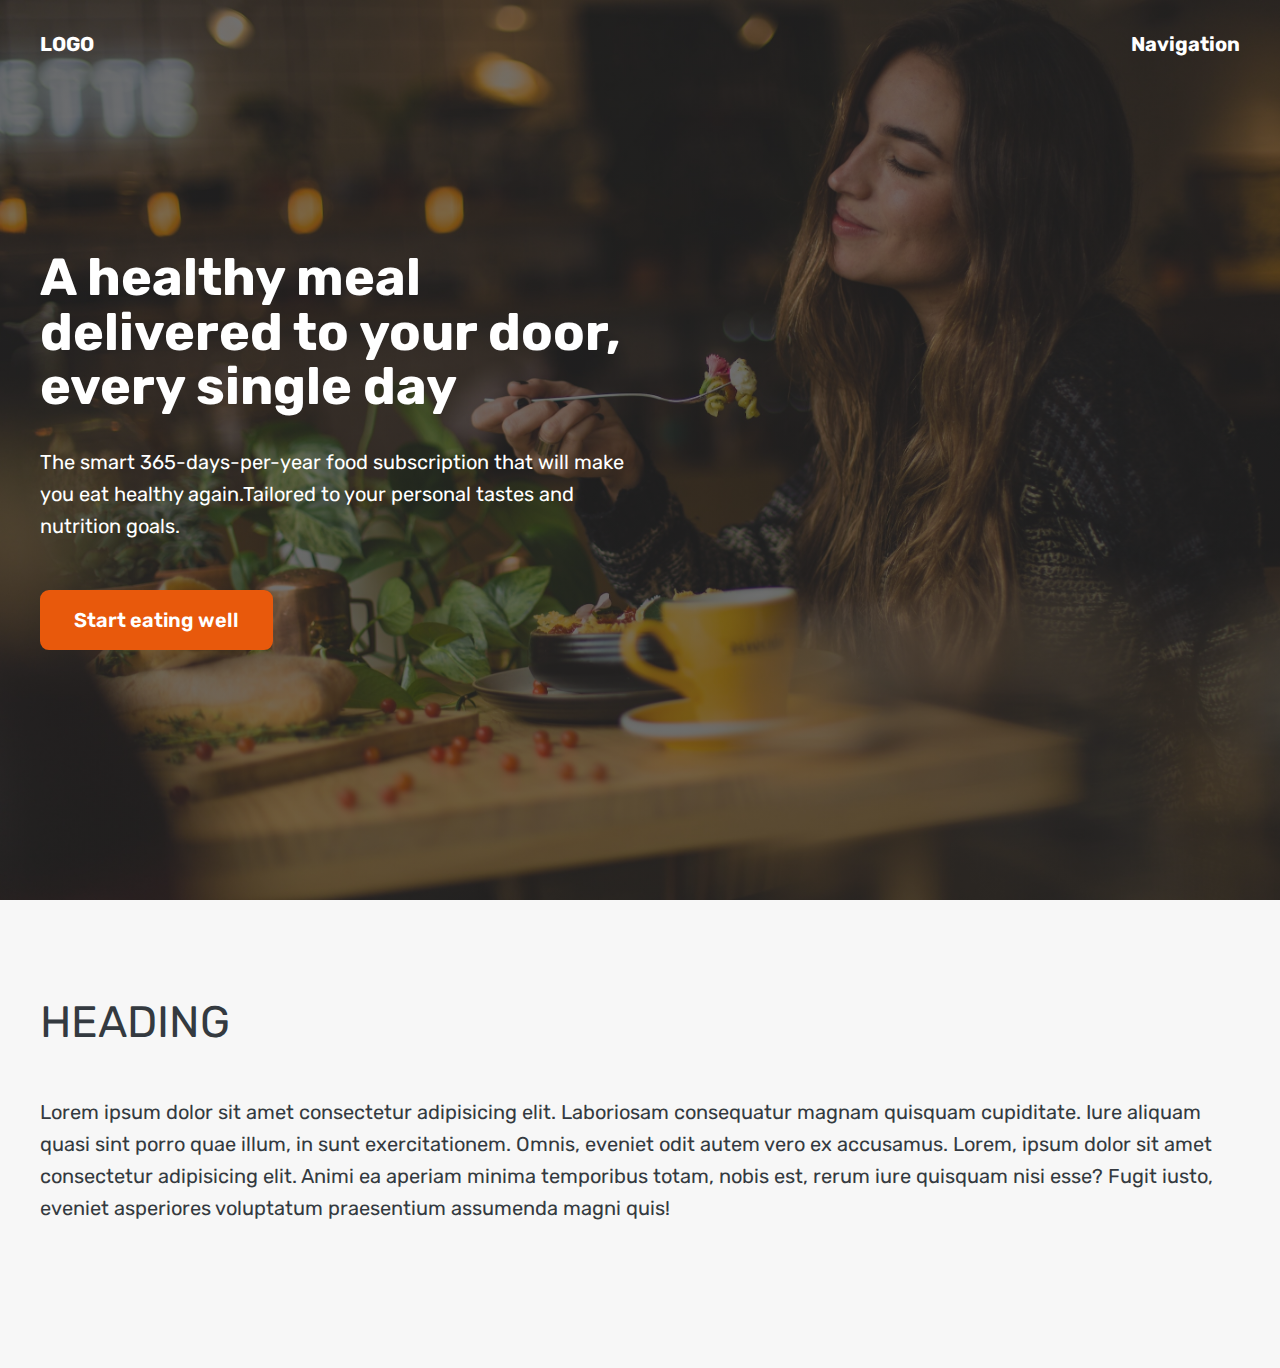
<file: HTML:CSS-Fundamentals/06-Components/hero.html>
<!DOCTYPE html>
<html lang="en">
  <head>
    <meta charset="UTF-8" />
    <meta http-equiv="X-UA-Compatible" content="IE=edge" />
    <meta name="viewport" content="width=device-width, initial-scale=1.0" />
    <title>Omnifood Hero Section</title>
    <link rel="preconnect" href="https://fonts.googleapis.com" />
    <link rel="preconnect" href="https://fonts.gstatic.com" crossorigin />
    <link
      href="https://fonts.googleapis.com/css2?family=Rubik:wght@400;600;700&display=swap"
      rel="stylesheet"
    />

    <style>
      * {
        margin: 0;
        padding: 0;
        box-sizing: border-box;
      }

      html {
        font-family: Rubik, sans-serif;
        color: #343a40;
      }

      .container {
        margin: 0 auto;
        width: 1200px;
      }
      header {
        height: 100vh;
        position: relative;
        background-image: linear-gradient(
            rgba(34, 34, 34, 0.6),
            rgba(34, 34, 34, 0.6)
          ),
          url(hero.jpg);
        background-size: cover;
        color: #fff;
      }
      nav {
        font-size: 20px;
        font-weight: 700;
        display: flex;
        justify-content: space-between;
        padding-top: 32px;
      }
      .header-container {
        width: 1200px;
        position: absolute;
        left: 50%;
        top: 50%;
        transform: translate(-50%, -50%);
      }
      .header-container-inner {
        width: 50%;
      }

      h1 {
        font-size: 52px;
        font-weight: 700;
        margin-bottom: 32px;
        line-height: 1.05;
      }
      p {
        font-size: 20px;
        line-height: 1.6;
        margin-bottom: 48px;
      }
      .btn:link,
      .btn:visited {
        text-decoration: none;
        color: #343a40;
        font-size: 20px;
        font-weight: 600;
        border: 2px solid #e8590c;
        background: #e8590c;
        color: #fff;
        border-radius: 9px;
        display: inline-block;
        padding: 16px 32px;
      }
      h2 {
        font-size: 44px;
        font-weight: 400;
        margin-bottom: 48px;
      }
      section {
        padding: 96px 0;
        background-color: #f7f7f7;
      }
    </style>
  </head>
  <body>
    <header>
      <nav class="container">
        <div>LOGO</div>
        <div>Navigation</div>
      </nav>
      <div class="header-container">
        <div class="header-container-inner">
          <h1>A healthy meal delivered to your door, every single day</h1>
          <p>
            The smart 365-days-per-year food subscription that will make you eat
            healthy again.Tailored to your personal tastes and nutrition goals.
          </p>
          <a href="#" class="btn">Start eating well</a>
        </div>
      </div>
    </header>
    <section>
      <div class="container">
        <h2>HEADING</h2>
        <p>
          Lorem ipsum dolor sit amet consectetur adipisicing elit. Laboriosam
          consequatur magnam quisquam cupiditate. Iure aliquam quasi sint porro
          quae illum, in sunt exercitationem. Omnis, eveniet odit autem vero ex
          accusamus. Lorem, ipsum dolor sit amet consectetur adipisicing elit.
          Animi ea aperiam minima temporibus totam, nobis est, rerum iure
          quisquam nisi esse? Fugit iusto, eveniet asperiores voluptatum
          praesentium assumenda magni quis!
        </p>
      </div>
    </section>
  </body>
</html>
</file>
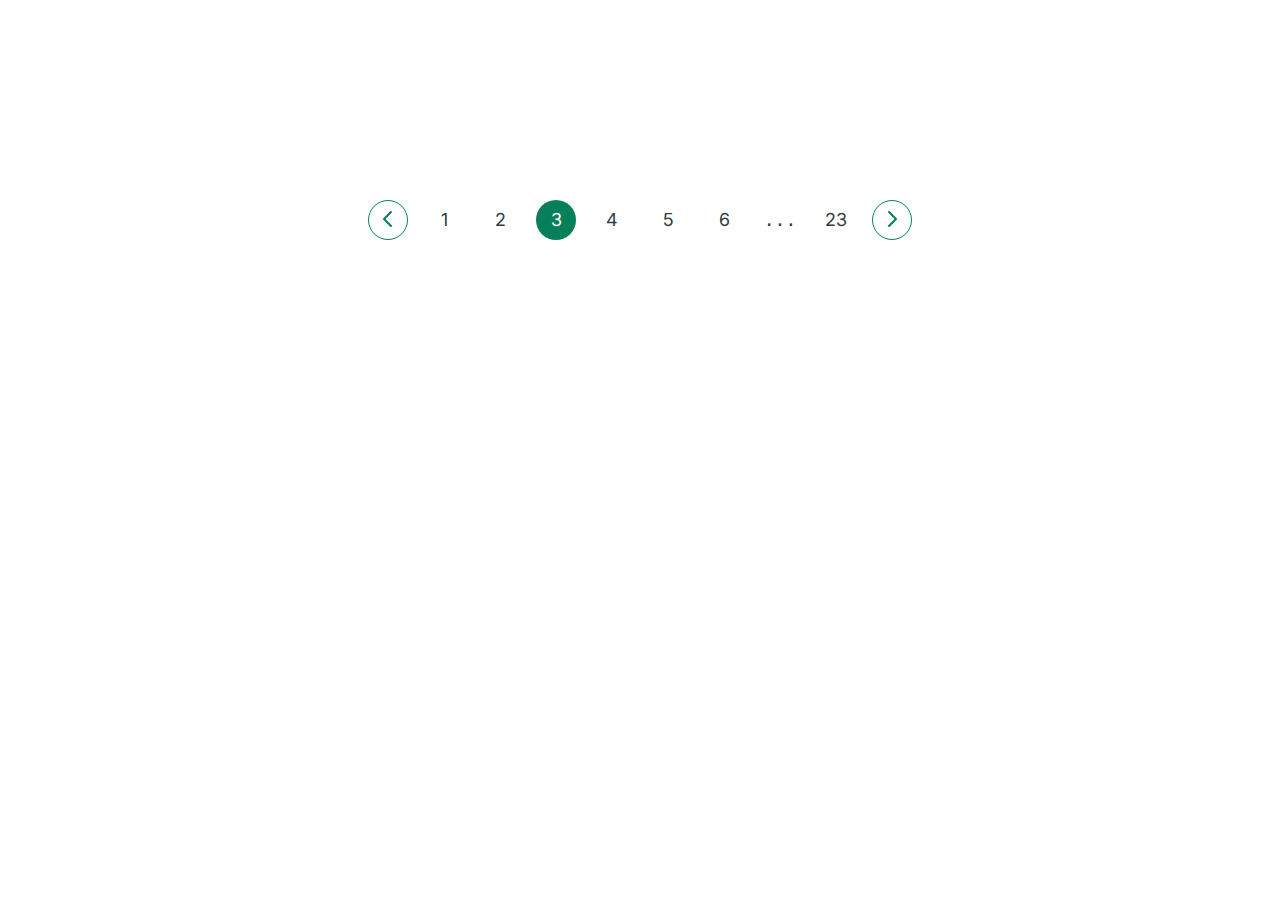
<file: HTML:CSS-Fundamentals/06-Components/pagination.html>
<!DOCTYPE html>
<html lang="en">
  <head>
    <meta charset="UTF-8" />
    <meta http-equiv="X-UA-Compatible" content="IE=edge" />
    <meta name="viewport" content="width=device-width, initial-scale=1.0" />
    <link
      href="https://fonts.googleapis.com/css2?family=Inter:wght@400;500;700&display=swap"
      rel="stylesheet"
    />
    <title>Pagination Component</title>
    <style>
      /*
      SPACING SYSTEM (px)
      2 / 4 / 8 / 12 / 16 / 24 / 32 / 48 / 64 / 80 / 96 / 128

      FONT SIZE SYSTEM (px)
      10 / 12 / 14 / 16 / 18 / 20 / 24 / 30 / 36 / 44 / 52 / 62 / 74 / 86 / 98
      */

      /* MAIN COLOR: #087f5b
      GREY COLOR:#343a40
      */

      * {
        margin: 0;
        padding: 0;
        box-sizing: border-box;
      }

      body {
        font-family: Inter, sans-serif;
        color: #343a40;
        line-height: 1;
        display: flex;
        align-items: center;
        justify-content: center;
      }
      .pagination {
        display: flex;
        margin-top: 200px;
        align-items: center;
        gap: 16px;
      }
      .arow {
        height: 40px;
        width: 40px;
        background: none;
        border: 1px solid #087f5b;
        border-radius: 50%;
        cursor: pointer;
      }
      .icon {
        stroke: #087f5b;
        height: 24px;
        width: 24px;
      }
      .arow:hover {
        background: #087f5b;
      }

      .arow:hover .icon {
        stroke: #fff;
      }
      .number:link,
      .number:visited,
      .dot {
        text-decoration: none;
        color: #343a40;
        font-size: 18px;
        height: 40px;
        width: 40px;
        display: flex;
        align-items: center;
        border-radius: 50%;
        justify-content: center;
      }
      .number:hover,
      .number:active {
        background-color: #087f5b;
        color: #fff;
      }
      .number.active {
        background-color: #087f5b;
        color: #fff;
      }
    </style>
  </head>
  <body>
    <div class="pagination">
      <button class="arow">
        <svg
          xmlns="http://www.w3.org/2000/svg"
          class="icon"
          fill="none"
          viewBox="0 0 24 24"
          stroke="currentColor"
        >
          <path
            stroke-linecap="round"
            stroke-linejoin="round"
            stroke-width="2"
            d="M15 19l-7-7 7-7"
          />
        </svg>
      </button>
      <a href="#" class="number">1</a>
      <a href="#" class="number">2</a>
      <a href="#" class="number active">3</a>
      <a href="#" class="number">4</a>
      <a href="#" class="number">5</a>
      <a href="#" class="number">6</a>
      <samp class="dot">...</samp>
      <a href="#" class="number">23</a>
      <button class="arow">
        <svg
          xmlns="http://www.w3.org/2000/svg"
          class="icon"
          fill="none"
          viewBox="0 0 24 24"
          stroke="currentColor"
        >
          <path
            stroke-linecap="round"
            stroke-linejoin="round"
            stroke-width="2"
            d="M9 5l7 7-7 7"
          />
        </svg>
      </button>
    </div>
  </body>
</html>
</file>
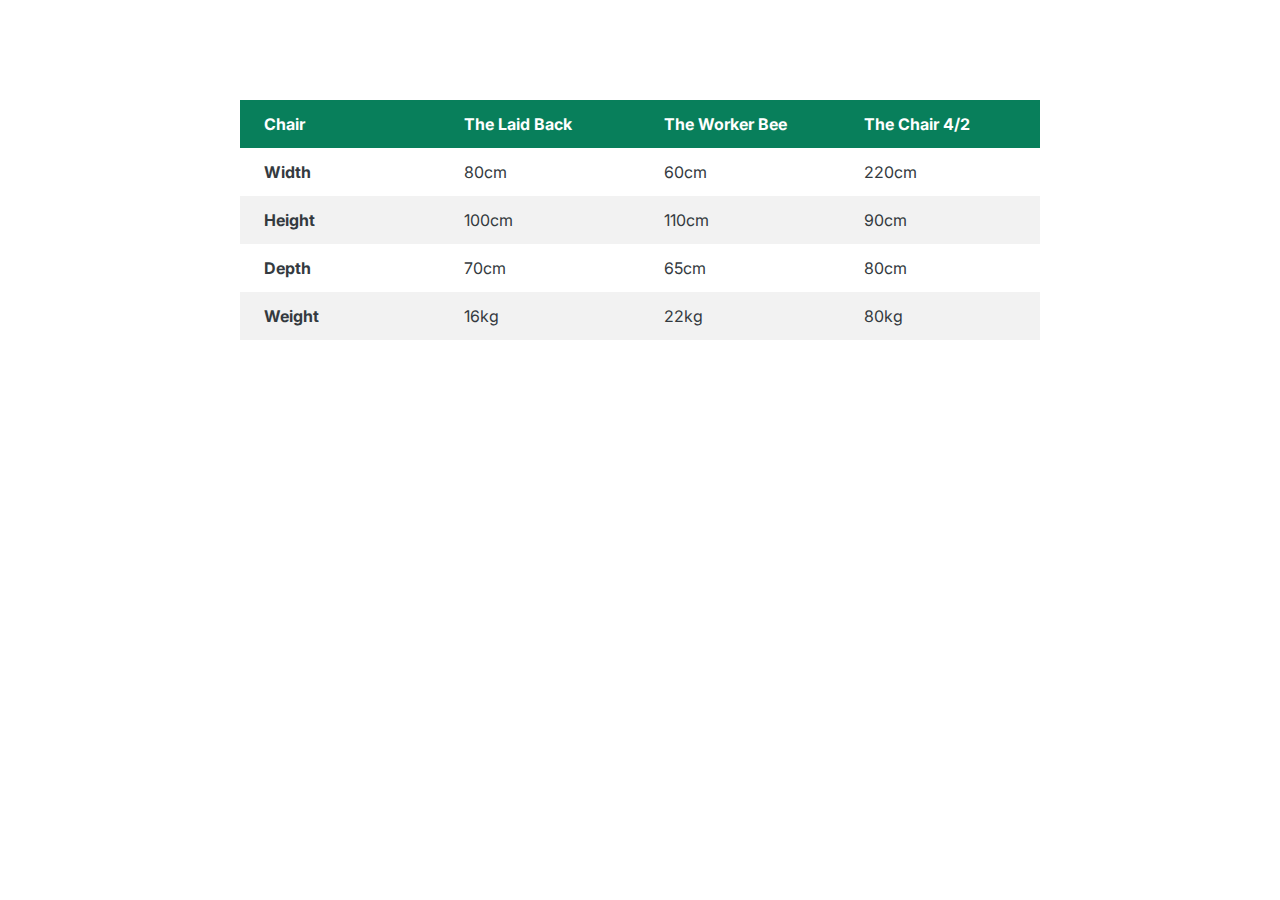
<file: HTML:CSS-Fundamentals/06-Components/table.html>
<!DOCTYPE html>
<html lang="en">
  <head>
    <meta charset="UTF-8" />
    <meta http-equiv="X-UA-Compatible" content="IE=edge" />
    <meta name="viewport" content="width=device-width, initial-scale=1.0" />
    <link
      href="https://fonts.googleapis.com/css2?family=Inter:wght@400;500;700&display=swap"
      rel="stylesheet"
    />
    <title>Table Component</title>
    <style>
      /*
            SPACING SYSTEM (px)
            2 / 4 / 8 / 12 / 16 / 24 / 32 / 48 / 64 / 80 / 96 / 128

            FONT SIZE SYSTEM (px)
            10 / 12 / 14 / 16 / 18 / 20 / 24 / 30 / 36 / 44 / 52 / 62 / 74 / 86 / 98
            */

      /* MAIN COLOR: #087f5b
            GREY COLOR:#343a40
            */

      * {
        margin: 0;
        padding: 0;
        box-sizing: border-box;
      }

      body {
        font-family: Inter, sans-serif;
        color: #343a40;
        line-height: 1;
        display: flex;
        justify-content: center;
      }
      table {
        width: 800px;
        margin-top: 100px;
        /* border: 1px solid #535252; */
        border-collapse: collapse;
        font-size: 16px;
      }
      th,
      td {
        /* border: 1px solid #535252; */
        padding: 16px 24px;
        text-align: left;
      }
      thead th {
        background-color: #087f5b;
        color: #fff;
        width: 25%;
      }
      tbody tr:nth-child(even) {
        background-color: #f2f2f2;
      }
    </style>
  </head>
  <body>
    <table>
      <thead>
        <tr>
          <th>Chair</th>
          <th>The Laid Back</th>
          <th>The Worker Bee</th>
          <th>The Chair 4/2</th>
        </tr>
      </thead>

      <tbody>
        <tr>
          <th>Width</th>
          <td>80cm</td>
          <td>60cm</td>
          <td>220cm</td>
        </tr>
        <tr>
          <th>Height</th>
          <td>100cm</td>
          <td>110cm</td>
          <td>90cm</td>
        </tr>
        <tr>
          <th>Depth</th>
          <td>70cm</td>
          <td>65cm</td>
          <td>80cm</td>
        </tr>
        <tr>
          <th>Weight</th>
          <td>16kg</td>
          <td>22kg</td>
          <td>80kg</td>
        </tr>
      </tbody>
    </table>
  </body>
</html>
</file>
<file: HTML:CSS-Fundamentals/style.css>
* {
  margin: 0;
  padding: 0;
  box-sizing: border-box;
}

body {
  font-family: sans-serif;
  color: #444;
}
.container {
  width: 1200px;
  margin: 0 auto;
  position: relative;
}

h2 {
  color: #1098ad;
  margin-bottom: 30px;
}
h3 {
  color: #1098ad;
}
article {
  margin-bottom: 60px;
}

.underline {
  border-bottom: #1098ad 1px solid;
}

.main-heading {
  font-size: 26px;
  color: #1098ad;
  text-transform: uppercase;
  font-style: italic;
  padding: 0 40px;
  padding-top: 10px;
  padding-bottom: 10px;
  padding-left: 0;
  /* border-top: #1098ad 3px solid; */
}

/* .nav {
  margin-bottom: 50px;
  padding-left: 50px;
  padding-bottom: 20px;
  height: 20px; 
  text-align: center;
} */
.post-header {
  margin-bottom: 40px;
}

.post-image {
  width: 100%;
  height: auto;
  border: none;
}q
h2 {
  font-size: 40px;
  position: relative;
  margin: 90px;
  margin-left: 0px;
}
h3 {
  font-size: 30px;
  margin-bottom: 20px;
  margin-top: 40px;
}
h4 {
  font-size: 20px;
  margin-bottom: 60px;
  text-transform: uppercase;
  text-align: center;
}
p {
  font-size: 22px;
  /* margin-bottom: 15px; */
  line-height: 1.4;
}
ul,
ol {
  margin-left: 50px;
  margin-bottom: 20px;
}
li {
  font-size: 20px;
  margin-bottom: 10px;
}
li:last-child {
  margin-bottom: 0;
}

#copyright {
  font-size: 12px;
}
/* 
article header p {
  font-style: italic;
} */

#author {
  font-style: italic;
  font-size: 16px;
}

.related-author {
  font-weight: bold;
  font-size: 16px;
}
.related {
  list-style: none;
  margin-left: 0;
}

.top {
  background-color: #f3f0f0;
}
aside {
  background-color: #f7f7f7;
  border-top: #1098ad 4px solid;
  border-bottom: #1098ad 4px solid;
  padding: 50px 40px;
  /* width: 400px; */
}

/* body {
  background-color: #f7f7f7;
} */

li:first-child {
  font-weight: bold;
}
li:last-child {
  font-style: italic;
}
/* li:nth-child(2n) {
  color: #ff0000;
} */

/* article p:last-child {
  color: grey;
} */

/* styling links */
a:link {
  color: #1098ad;
  text-decoration: none;
}

a:visited {
  color: #1098ad;
}

a:hover {
  color: orangered;
  font-weight: bold;
  text-decoration: underline orangered;
}
a:active {
  background-color: black;
  font-style: italic;
}
/* LVHA */

/* .nav a:link {
  background-color: orangered;
  margin: 20px;
  padding: 20px;

  display: block;
} */
.nav a:link {
  margin-right: 30px;

  display: inline-block;
}
.nav a:link:last-child {
  margin-right: 0;
}

.like {
  padding: 10px;
  background-color: #63b4c0;
  border: none;
  font-family: sans-serif;
  font-weight: bold;
  font-size: 20px;
  cursor: pointer;
  position: absolute;
  /* top: 0;
  left: 0; */
  bottom: 50px;
  right: 50px;
}

h1::first-letter {
  font-style: normal;
  margin: 5px;
}
/* h3 + p::first-line {
  color: red;
} */

h2::after {
  content: "TOP";
  background-color: yellow;
  font-size: 16px;
  font-weight: bold;
  display: inline-block;
  padding: 5px 10px;
  position: absolute;
  top: 0;
  right: -100px;
}

/* floats */
/* .author-image {
  float: left;
  margin-bottom: 20px;
}

.author {
  margin-left: 10px;
  margin-top: 10px;
  float: left;
}



.clear {
  clear: both;
} */

/* article {
  width: 825px;
  float: left;
}

aside {
  width: 300px;
  float: right;
}

footer {
  clear: both;
} */
/* flexbox */
.top {
  display: flex;
  align-items: center;
  justify-content: space-between;
}

.author-img {
  display: flex;
  align-items: center;
  gap: 20px;
  margin-bottom: 20px;
}
.related-post {
  display: flex;
  gap: 20px;
  align-items: center;
  margin-bottom: 30px;
}
.related-link:link {
  font-size: 17px;
  font-weight: bold;
  font-style: normal;
  display: block;
}
.related-author {
  align-items: flex-end;
  margin-bottom: 0;
  font-size: 14px;
  font-weight: normal;
  font-style: italic;
}

/* .row {
  display: flex;
  margin-top: 100px;
  align-items: flex-start;

  gap: 75px;
}

aside {
  flex: 0 0 300px;
  margin-top: 100px;
}

article {
  flex: 1;
  margin-bottom: 0;
} */

/* css grid */
.container {
  display: grid;
  grid-template-columns: 1fr 300px;
  column-gap: 75px;
  /* align-items: start; */
}

.top {
  grid-column: 1 / span 2;
  /* grid-row: 1/-1; */
}

aside {
  margin-top: 100px;
  align-self: start;
}

footer {
  grid-column: 1/-1;
}
</file>
<file: HTML:CSS-Fundamentals/Design/style.css>
/*
SPACING SYSTEM (px)
2 / 4 / 8 / 12 / 16 / 24 / 32 / 48 / 64 / 80 / 96 / 128

FONT SIZE SYSTEM (px)
10 / 12 / 14 / 16 / 18 / 20 / 24 / 30 / 36 / 44 / 52 / 62 / 74 / 86 / 98
*/

/* MAIN COLOR: #087f5b 
GREY COLOR:#343a40
*/

* {
  margin: 0;
  padding: 0;
  box-sizing: border-box;
}

/* ------------------------ */
/* GENERAL STYLES */
/* ------------------------ */
body {
  font-family: Inter, sans-serif;
  color: #343a40;
  border-bottom: 8px solid #087f5b;
}

.container {
  width: 960px;
  margin: 0 auto;
}

header,
section {
  margin-bottom: 96px;
}

h2 {
  margin-bottom: 48px;
  font-size: 36px;
  letter-spacing: -0.5px;
  text-shadow: 0 2px 2px rgba(0, 0, 0, 0.2);
}

.grid-3-cols {
  display: grid;
  grid-template-columns: repeat(3, 1fr);
  column-gap: 80px;
}

.btn:link,
.btn:visited {
  background-color: #087f5b;
  color: #fff;
  text-decoration: none;
  text-transform: uppercase;

  display: inline-block;
  font-weight: 500;
  border-radius: 100px;
}
.btn:hover,
.btn:active {
  background-color: #099268;
}
.btn--big {
  font-size: 18px;
  padding: 16px 32px;
}
.btn--small {
  font-size: 14px;
  padding: 8px 12px;
}

/* ------------------------ */
/* COMPONENT STYLES */
/* ------------------------ */

/* HEADER */
header {
  display: grid;
  grid-template-columns: repeat(2, 1fr);
  column-gap: 80px;
  margin-top: 64px;
}

.header-text-box {
  align-self: center;
}

h1 {
  margin-bottom: 32px;
  font-size: 44px;
  line-height: 1.1;
  letter-spacing: -1px;
  text-shadow: 0 2px 2px rgba(0, 0, 0, 0.2);
}

.header-text {
  margin-bottom: 24px;
  font-size: 18px;
  line-height: 1.7;
}

img {
  width: 100%;
  border-radius: 12px;
}

/* FEATURES */
.features-icon {
  stroke: #087f5b;
  width: 32px;
  height: 32px;
  margin-bottom: 24px;
}

.features-title {
  margin-bottom: 16px;
  font-size: 20px;
}

.features-text {
  font-size: 18px;
  line-height: 1.7;
}

/* TESTIMONIAL */
.testimonial-section {
  background-color: #087f5b;
  color: #fff;
  padding: 24px;
  border-radius: 12px;
}

.testimonial-box {
  grid-column: 2 / -1;
  align-self: center;
}

.testimonial-box h2 {
  margin-bottom: 24px;
  font-size: 24px;
}

.testimonial-text {
  font-style: italic;
  margin-bottom: 24px;
  font-size: 18px;
  line-height: 1.7;
  color: #e6fcf5;
}
.testimonial-author {
  color: #c3fae8;
}

/* CHAIRS */
.chair {
  padding: 24px;
  box-shadow: 0 20px 30px 0 rgba(0, 0, 0, 0.07);
  border-radius: 12px;
}
.chair img {
  border-bottom-left-radius: 0;
  border-bottom-right-radius: 0;
}

.chair-boxZ {
  padding: 32px;
}

h3 {
  margin-bottom: 24px;
  font-size: 20px;
}

.chair-details {
  list-style: none;
  margin-bottom: 48px;
}

.chair-details li {
  display: flex;
  align-items: center;
  gap: 12px;
  margin-bottom: 16px;
}

.chair-details li:last-child {
  margin-bottom: 0;
}

.chair-icon {
  stroke: #087f5b;
  width: 24px;
  height: 24px;
}

.chair-price {
  display: flex;
  justify-content: space-between;
  font-size: 20px;
  align-items: center;
}

footer {
  margin-bottom: 48px;
  font-size: 13px;
  color: #495057;
}
</file>
<file: HTML:CSS-Fundamentals/shoes_style.css>
* {
  margin: 0;
  padding: 0;
  box-sizing: border-box;
}

.body {
  font-family: sans-serif;
  line-height: 1.4;
}

.container {
  width: 825px;

  margin: 200px auto;
  position: relative;
}
.article {
  border: black 4px solid;
}

/* h2::before {
  content: "S A L E";
  background-color: rgb(199, 16, 16);
  font-size: 12px;
  color: white;
  padding: 10px 15px;
  display: inline-block;
  position: absolute;
  top: -17px;
  left: -34px;
} */
.sale {
  position: absolute;
  background-color: rgb(199, 16, 16);
  padding: 5px 7px;
  font-family: sans-serif;
  font-style: bold;
  letter-spacing: 5px;
  border: rgb(199, 16, 16) 1px solid;
  color: white;
  top: -17px;
  left: -34px;
}

.title {
  text-transform: uppercase;
  font-size: 20px;
  text-align: center;
  background-color: aliceblue;
  padding: 10px;
  margin-bottom: 5px;
}
.price {
  font-style: bold;
  font-size: large;
  /* float: left; */
}

.style {
  color: grey;
  /* padding-bottom: 20px; */
  text-transform: uppercase;
  font-size: 12px;
  font-weight: bold;
  /* float: right; */
  /* padding: 10px; */
}
.information {
  padding-top: 10px;
  /* padding-bottom: 20px; */
}
.link:link {
  color: black;
  font-family: sans-serif;
}

.link:visited {
  color: black;
  font-family: sans-serif;
}

.link:hover {
  font-weight: bold;
  text-decoration: none;
}

.list-tittle {
  text-transform: uppercase;
}
.list {
  list-style: square;
  padding-left: 15px;
  padding-bottom: 10px;
  padding-top: 10px;
}
.list li {
  margin: 5px;
}

.button {
  text-transform: uppercase;
  background-color: black;
  color: aliceblue;
  border: none;
  font-size: 18px;
  padding: 15px;
  /* width: 100%; */
}

.button:hover {
  text-decoration: none;
  cursor: pointer;
  background-color: white;
  color: black;
  border-top: black solid 3px;
  /* border-right: black solid 5px;
  border-bottom: black solid 2.5px;
  border-left: black solid 2.5px; */
}

.color-box1 {
  width: 20px;
  height: 20px;
  /* border: black solid 1px; */

  background-color: black;
  /* border: 1px solid rgba(0, 0, 0, 0.2); */
  /* display: inline-block; */
}

.color-box2 {
  width: 20px;
  height: 20px;
  /* border: black solid 1px; */

  background-color: rgb(0, 0, 255);
  /* border: 1px solid rgba(0, 0, 0, 0.2); */
  /* display: inline-block; */
}
.color-box3 {
  width: 20px;
  height: 20px;
  /* border: black solid 1px; */

  background-color: rgb(255, 0, 98);
  /* border: 1px solid rgba(0, 0, 0, 0.2); */
  /* display: inline-block; */
}
.color-box4 {
  width: 20px;
  height: 20px;
  /* border: black solid 1px; */

  background-color: rgb(255, 174, 0);
  /* border: 1px solid rgba(0, 0, 0, 0.2); */
  /* display: inline-block; */
}
.color-box5 {
  width: 20px;
  height: 20px;
  /* border: black solid 1px; */

  background-color: rgb(114, 236, 13);
  /* border: 1px solid rgba(0, 0, 0, 0.2); */
  /* display: inline-block; */
}
.color-box6 {
  width: 20px;
  height: 20px;
  /* border: black solid 1px; */

  background-color: rgb(139, 71, 22);
  /* border: 1px solid rgba(0, 0, 0, 0.2); */
  /* display: inline-block; */
}

/* 

.product-details {
  width: 243px;
  float: left;
  padding-left: 40px;
}

.shoes-image {
  width: 243px;
  float: left;
} */
/* flex box */
/* 



.row {
  display: flex;
  gap: 20px;
}

.img {
  align-items: flex-end;
  margin-top: 20px;
}

.product-info {
  flex: 1;
}

.product-details {
  flex: 1;
} */
.color-box {
  display: flex;
  align-items: center;
  margin: 10px 0;
  gap: 10px;
}
.product-price {
  display: flex;

  gap: 30px;
  height: 40px;
  align-items: center;
}

/* css grid */
.article {
  display: grid;
  grid-template-columns: 220px 1fr 1fr;
  column-gap: 40px;
}

.button {
  grid-column: 1/-1;
}
.title {
  grid-column: 1/-1;
}
</file>
